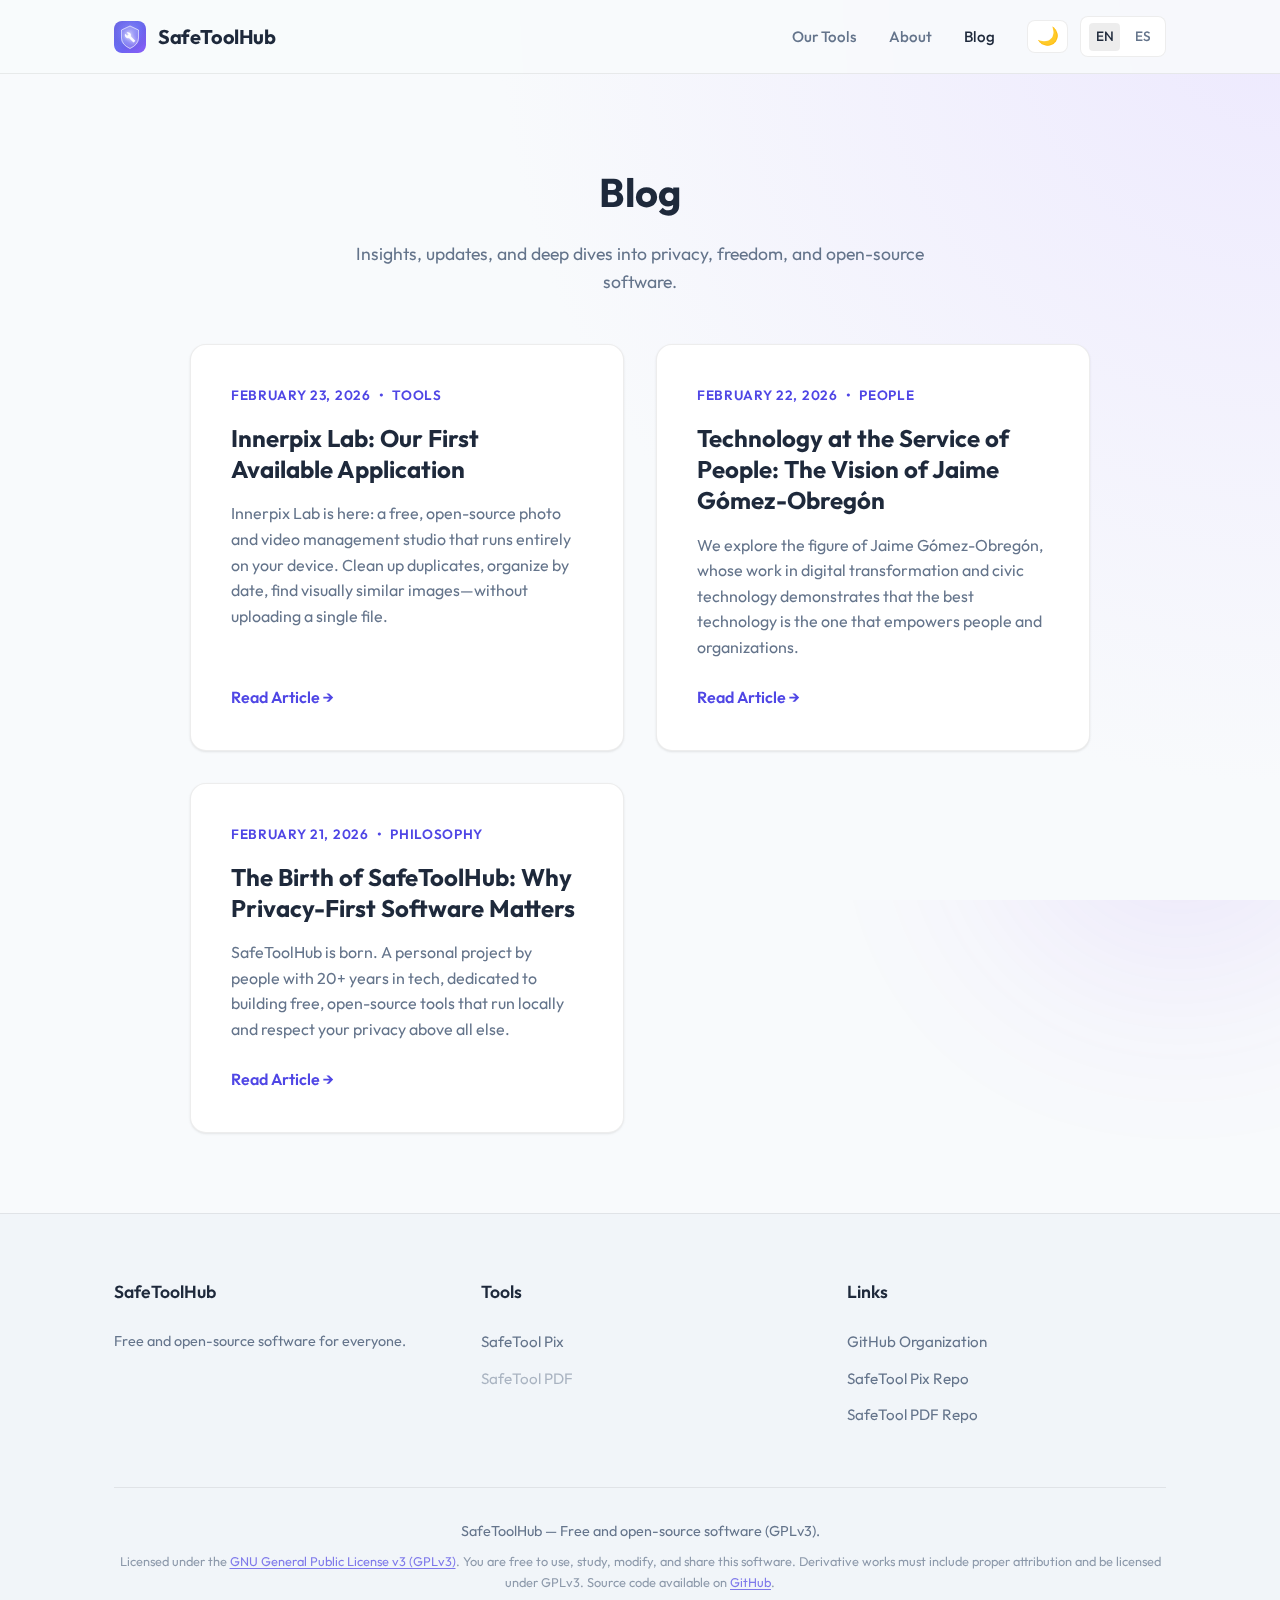
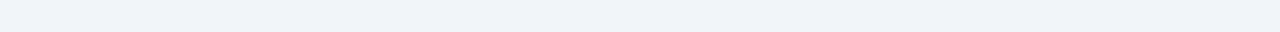
<file: blog.html>
<!DOCTYPE html>
<html lang="en">

<head>
  <meta charset="utf-8">
  <meta name="viewport" content="width=device-width, initial-scale=1">
  <title>Blog — SafeToolHub</title>
  <meta name="description"
    content="SafeToolHub Blog — Privacy, freedom, open-source software, and local-first philosophy.">
  <meta name="author" content="SafeToolHub">
  <link rel="icon" type="image/svg+xml" href="assets/img/safetoolhub-icon.svg">
  <link rel="stylesheet" href="assets/css/style.css">

  <!-- Instant theme application (prevents flash) -->
  <script>
    (function () {
      var t = localStorage.getItem('sth-theme');
      if (!t) { t = window.matchMedia('(prefers-color-scheme: dark)').matches ? 'dark' : 'light'; }
      document.documentElement.setAttribute('data-theme', t);
    })();
  </script>
</head>

<body>

  <!-- Navigation -->
  <nav id="nav">
    <div class="nav-inner">
      <a href="index.html" class="nav-logo">
        <img src="assets/img/safetoolhub-icon.svg" alt="SafeToolHub" class="nav-logo-img">
        <span>SafeToolHub</span>
      </a>
      <div class="nav-links">
        <a href="index.html#tools" data-i18n="nav-tools">Our Tools</a>
        <a href="index.html#about" data-i18n="nav-about">About</a>
        <a href="blog.html" class="active" data-i18n="nav-blog">Blog</a>
        <div class="nav-controls">
          <button id="theme-toggle" class="theme-toggle" aria-label="Toggle theme">🌙</button>
          <div class="lang-switch">
            <a href="#" data-switch-lang="en">EN</a>
            <a href="#" data-switch-lang="es">ES</a>
          </div>
        </div>
      </div>
    </div>
  </nav>

  <!-- Blog Listing -->
  <main class="blog-listing">
    <div class="container">
      <div class="section-header">
        <h2 data-i18n="blog-listing-title">Blog</h2>
        <p data-i18n="blog-listing-desc">Insights, updates, and deep dives into privacy, freedom, and open-source
          software.</p>
      </div>
      <div class="blog-grid blog-cards-container" data-posts-path="posts/">
        <!-- Blog cards rendered dynamically from posts/posts.js -->
      </div>
    </div>
  </main>

  <!-- Footer -->
  <footer>
    <div class="container">
      <div class="footer-content">
        <div class="footer-col">
          <h4>SafeToolHub</h4>
          <p data-i18n="footer-main-desc">Free and open-source software for everyone.</p>
        </div>
        <div class="footer-col">
          <h4 data-i18n="footer-tools-title">Tools</h4>
          <a href="index.html#tools" data-i18n="tools-i-title">SafeTool Pix</a>
          <a href="index.html#tools" data-i18n="tools-p-title" style="opacity: 0.5;">SafeTool PDF</a>
        </div>
        <div class="footer-col">
          <h4 data-i18n="footer-links-title">Links</h4>
          <a href="https://github.com/safetoolhub" data-i18n="footer-links-org">GitHub Organization</a>
          <a href="https://github.com/safetoolhub/safetool-pix" data-i18n="footer-links-safetoolpix">SafeTool Pix Repo</a>
          <a href="https://github.com/safetoolhub/SafeToolPDF" data-i18n="footer-links-safetoolpdf">SafeTool PDF Repo</a>
        </div>
      </div>
      <div class="footer-bottom">
        <p data-i18n="footer-rights">SafeToolHub — Free and open-source software (GPLv3).</p>
        <p class="license-info" data-i18n="footer-license" data-i18n-html>
          Licensed under the <a href="https://www.gnu.org/licenses/gpl-3.0.html" target="_blank">GNU General Public
            License v3 (GPLv3)</a>. You are free to use, study, modify, and share this software.
          Source code available on <a href="https://github.com/safetoolhub" target="_blank">GitHub</a>.
        </p>
      </div>
    </div>
  </footer>

  <script src="posts/posts.js"></script>
  <script src="assets/js/i18n.js"></script>
</body>

</html>
</file>
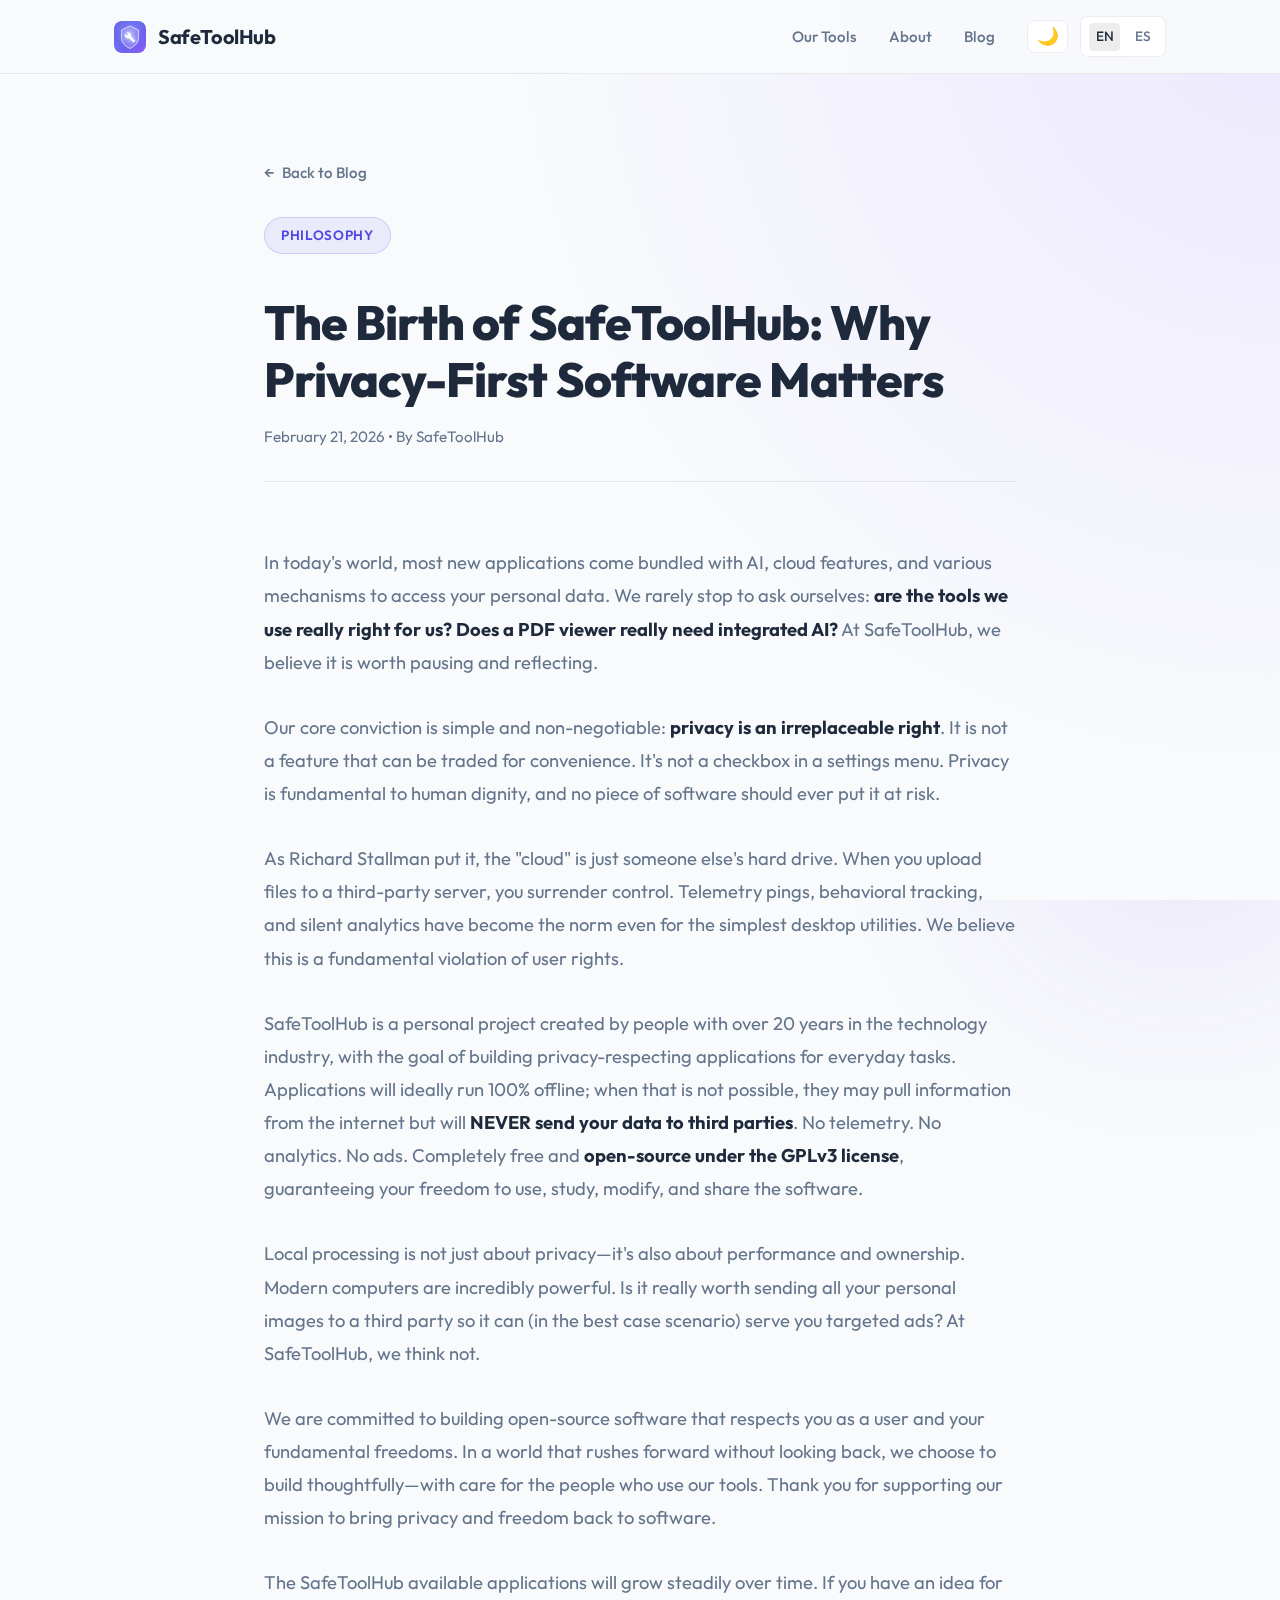
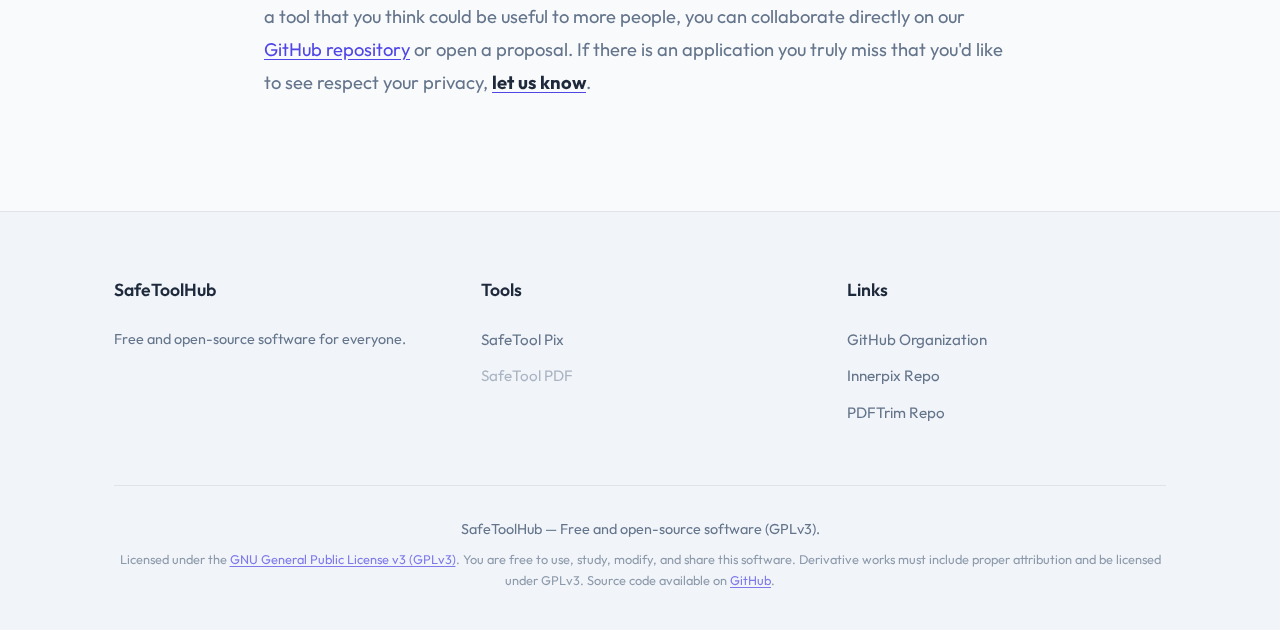
<file: posts/001-why-local-processing-matters.html>
<!DOCTYPE html>
<html lang="en">

<head>
  <meta charset="utf-8">
  <meta name="viewport" content="width=device-width, initial-scale=1">
  <title>The Birth of SafeToolHub: Why Privacy-First Software Matters — SafeToolHub Blog</title>
  <meta name="description"
    content="SafeToolHub is born. A personal project dedicated to creating free, open-source tools that run locally and respect your privacy above all else.">
  <meta name="author" content="SafeToolHub">
  <link rel="icon" type="image/svg+xml" href="../assets/img/safetoolhub-icon.svg">
  <link rel="stylesheet" href="../assets/css/style.css">

  <script>
    (function () {
      var t = localStorage.getItem('sth-theme');
      if (!t) { t = window.matchMedia('(prefers-color-scheme: dark)').matches ? 'dark' : 'light'; }
      document.documentElement.setAttribute('data-theme', t);
    })();
  </script>
</head>

<body>

  <!-- Navigation -->
  <nav id="nav">
    <div class="nav-inner">
      <a href="../index.html" class="nav-logo">
        <img src="../assets/img/safetoolhub-icon.svg" alt="SafeToolHub" class="nav-logo-img">
        <span>SafeToolHub</span>
      </a>
      <div class="nav-links">
        <a href="../index.html#tools" data-i18n="nav-tools">Our Tools</a>
        <a href="../index.html#about" data-i18n="nav-about">About</a>
        <a href="../blog.html" data-i18n="nav-blog">Blog</a>
        <div class="nav-controls">
          <button id="theme-toggle" class="theme-toggle" aria-label="Toggle theme">🌙</button>
          <div class="lang-switch">
            <a href="#" data-switch-lang="en">EN</a>
            <a href="#" data-switch-lang="es">ES</a>
          </div>
        </div>
      </div>
    </div>
  </nav>

  <!-- Blog Article -->
  <main class="post-reader">
    <div class="container container-sm">
      <a href="../blog.html" class="back-link">&larr; <span data-i18n="post-back">Back to Blog</span></a>

      <header class="post-header">
        <div class="post-tags">
          <span class="badge" data-lang="en">Philosophy</span>
          <span class="badge" data-lang="es">Filosofía</span>
        </div>
        <h1 data-lang="en">The Birth of SafeToolHub: Why Privacy-First Software Matters</h1>
        <h1 data-lang="es">Nacimiento de SafeToolHub: por qué el procesamiento local y la privacidad importan</h1>
        <div class="post-meta">
          <span data-lang="en">February 21, 2026 &bull; By SafeToolHub</span>
          <span data-lang="es">21 de febrero de 2026 &bull; Por SafeToolHub</span>
        </div>
      </header>

      <article class="post-content">

        <!-- ═══════════ ENGLISH ═══════════ -->
        <div data-lang="en">
          <p>In today's world, most new applications come bundled with AI, cloud features, and various mechanisms to
            access your personal data. We rarely stop to ask ourselves: <strong>are the tools we use really right for
              us? Does a PDF viewer really need integrated AI?</strong> At SafeToolHub, we believe it is worth pausing
            and
            reflecting.</p>

          <p>Our core conviction is simple and non-negotiable: <strong>privacy is an irreplaceable right</strong>. It is
            not a feature that can be traded for convenience. It's not a checkbox in a settings menu. Privacy is
            fundamental to human dignity, and no piece of software should ever put it at risk.</p>

          <p>As Richard Stallman put it, the "cloud" is just someone else's hard drive. When you upload files to a
            third-party server, you surrender control. Telemetry pings, behavioral tracking, and silent analytics have
            become the norm even for the simplest desktop utilities. We believe this is a fundamental violation of user
            rights.</p>

          <p>SafeToolHub is a personal project created by people with over 20 years in the technology industry, with the
            goal of building privacy-respecting applications for everyday tasks. Applications will ideally run 100%
            offline; when that is not possible, they may pull information from the internet but will
            <strong>NEVER send your data to third parties</strong>. No telemetry. No analytics. No ads. Completely free
            and <strong>open-source under the GPLv3 license</strong>, guaranteeing your freedom to use, study, modify,
            and share the software.
          </p>

          <p>Local processing is not just about privacy—it's also about performance and ownership. Modern computers are
            incredibly powerful. Is it really worth sending all your personal images to a third party so it can (in the
            best case scenario) serve you targeted ads? At SafeToolHub, we think not.</p>

          <p>We are committed to building open-source software that respects you as a user and your fundamental
            freedoms. In a world that rushes forward without looking back, we choose to build thoughtfully—with care for
            the people who use our tools. Thank you for supporting our mission to bring privacy and freedom back to
            software.</p>

          <p>The SafeToolHub available applications will grow steadily over time. If you have an idea for a tool that
            you
            think could be useful to more people, you can collaborate directly on our
            <a href="https://github.com/safetoolhub" target="_blank" rel="noopener">GitHub repository</a> or open a
            proposal. If there is an application you truly miss that you'd like to see respect your privacy,
            <a href="mailto:safetoolhub@protonmail.com"><strong>let us know</strong></a>.
          </p>
        </div>

        <!-- ═══════════ ESPAÑOL ═══════════ -->
        <div data-lang="es">
          <p>En el mundo actual, todo avanza a una velocidad vertiginosa. Cada día aparecen nuevas aplicaciones que
            prometen resolver nuestros problemas. La mayoría de ellas incorporan IA, sincronización en la nube y
            diferentes formas
            de acceder a tus datos personales. Rara vez
            nos detenemos a preguntarnos: <strong>¿las herramientas que usamos son realmente las más adecuadas para
              nosotros? ¿Realmente hace falta que un visor de PDF tenga IA integrada? </strong>
            En SafeToolHub, creemos que merece la pena parar y reflexionar.</p>

          <p>Nuestra convicción fundamental es sencilla e innegociable: <strong>la privacidad es un derecho
              insustituible</strong>. No es una característica que se pueda intercambiar por comodidad. No es una
            casilla
            en un menú de ajustes. La privacidad es fundamental para la dignidad humana, y ningún software debería
            ponerla en peligro jamás.</p>

          <p>En palabras de Richard Stallman, la "nube" no es más que el disco duro de otra persona. Cuando subes
            archivos a un servidor
            de terceros, renuncias al control. Los pings de telemetría, el seguimiento de comportamiento y los análisis
            silenciosos se han convertido en la norma incluso para las utilidades de escritorio más simples. Creemos que
            esto es una violación fundamental de los derechos del usuario.</p>

          <p>SafeToolHub es un proyecto personal creado por personas con más de 20 años en la industria tecnológica y
            cuyo objetivo
            es crear aplicaciones propias respetuosas con la privacidad para resolver tareas cotidianas. Las
            aplicaciones idealmente
            se ejecutarán 100% offline, pero si no es posible, sólo recogerá información de Internet, NUNCA enviará
            información
            a terceros. No hay telemetría. No hay analíticas. Sin anuncios. Completamente gratis y
            <strong>de código abierto bajo la licencia GPLv3</strong>, garantizando tu libertad para usar, estudiar,
            modificar y compartir el software.
          </p>

          <p>El procesamiento local no se trata solo de privacidad—se trata también de rendimiento y propiedad. Los
            ordenadores modernos son increíblemente potentes. ¿Tiene sentido enviar todas tus imágenes personales a un
            tercero para que pueda (en el "mejor" de los casos) enviarte publicidad dirigida?
            En SafeToolHub creemos que no.</p>

          <p>Estamos comprometidos a crear software de código abierto que te respete como usuario y respete tus
            libertades fundamentales. En un mundo que avanza deprisa sin mirar atrás, nosotros elegimos construir con
            cuidado, pensando en las personas que usan nuestras herramientas. Gracias por apoyar nuestra misión de
            devolver la privacidad y la libertad al software.</p>

          <p>Las aplicaciones disponibles en SafeToolHub irán creciendo poco a poco. Si tienes alguna idea de
            herramienta
            que crees que podría ser útil para más personas, puedes colaborar directamente en nuestro repositorio de
            <a href="https://github.com/safetoolhub" target="_blank" rel="noopener">GitHub</a> o abrir una propuesta.
            Si hay una aplicación que realmente eches de menos y quieres que respete tu privacidad, <a
              href="mailto:safetoolhub@protonmail.com"><strong>cuéntanoslo</strong></a>.
          </p>
        </div>

      </article>
    </div>
  </main>

  <!-- Footer -->
  <footer>
    <div class="container">
      <div class="footer-content">
        <div class="footer-col">
          <h4>SafeToolHub</h4>
          <p data-i18n="footer-main-desc">Free and open-source software for everyone.</p>
        </div>
        <div class="footer-col">
          <h4 data-i18n="footer-tools-title">Tools</h4>
          <a href="../index.html#tools" data-i18n="tools-i-title">Innerpix Lab</a>
          <a href="../index.html#tools" data-i18n="tools-p-title" style="opacity: 0.5;">PDFTrim</a>
        </div>
        <div class="footer-col">
          <h4 data-i18n="footer-links-title">Links</h4>
          <a href="https://github.com/safetoolhub" data-i18n="footer-links-org">GitHub Organization</a>
          <a href="https://github.com/safetoolhub/innerpix-lab" data-i18n="footer-links-innerpix">Innerpix Repo</a>
          <a href="https://github.com/safetoolhub/PDFTrim" data-i18n="footer-links-pdftrim">PDFTrim Repo</a>
        </div>
      </div>
      <div class="footer-bottom">
        <p data-i18n="footer-rights">SafeToolHub — Free and open-source software (GPLv3).</p>
        <p class="license-info" data-i18n="footer-license" data-i18n-html>
          Licensed under the <a href="https://www.gnu.org/licenses/gpl-3.0.html" target="_blank">GNU General Public
            License v3 (GPLv3)</a>. You are free to use, study, modify, and share this software.
          Source code available on <a href="https://github.com/safetoolhub" target="_blank">GitHub</a>.
        </p>
      </div>
    </div>
  </footer>

  <script src="../assets/js/i18n.js"></script>
</body>

</html>
</file>
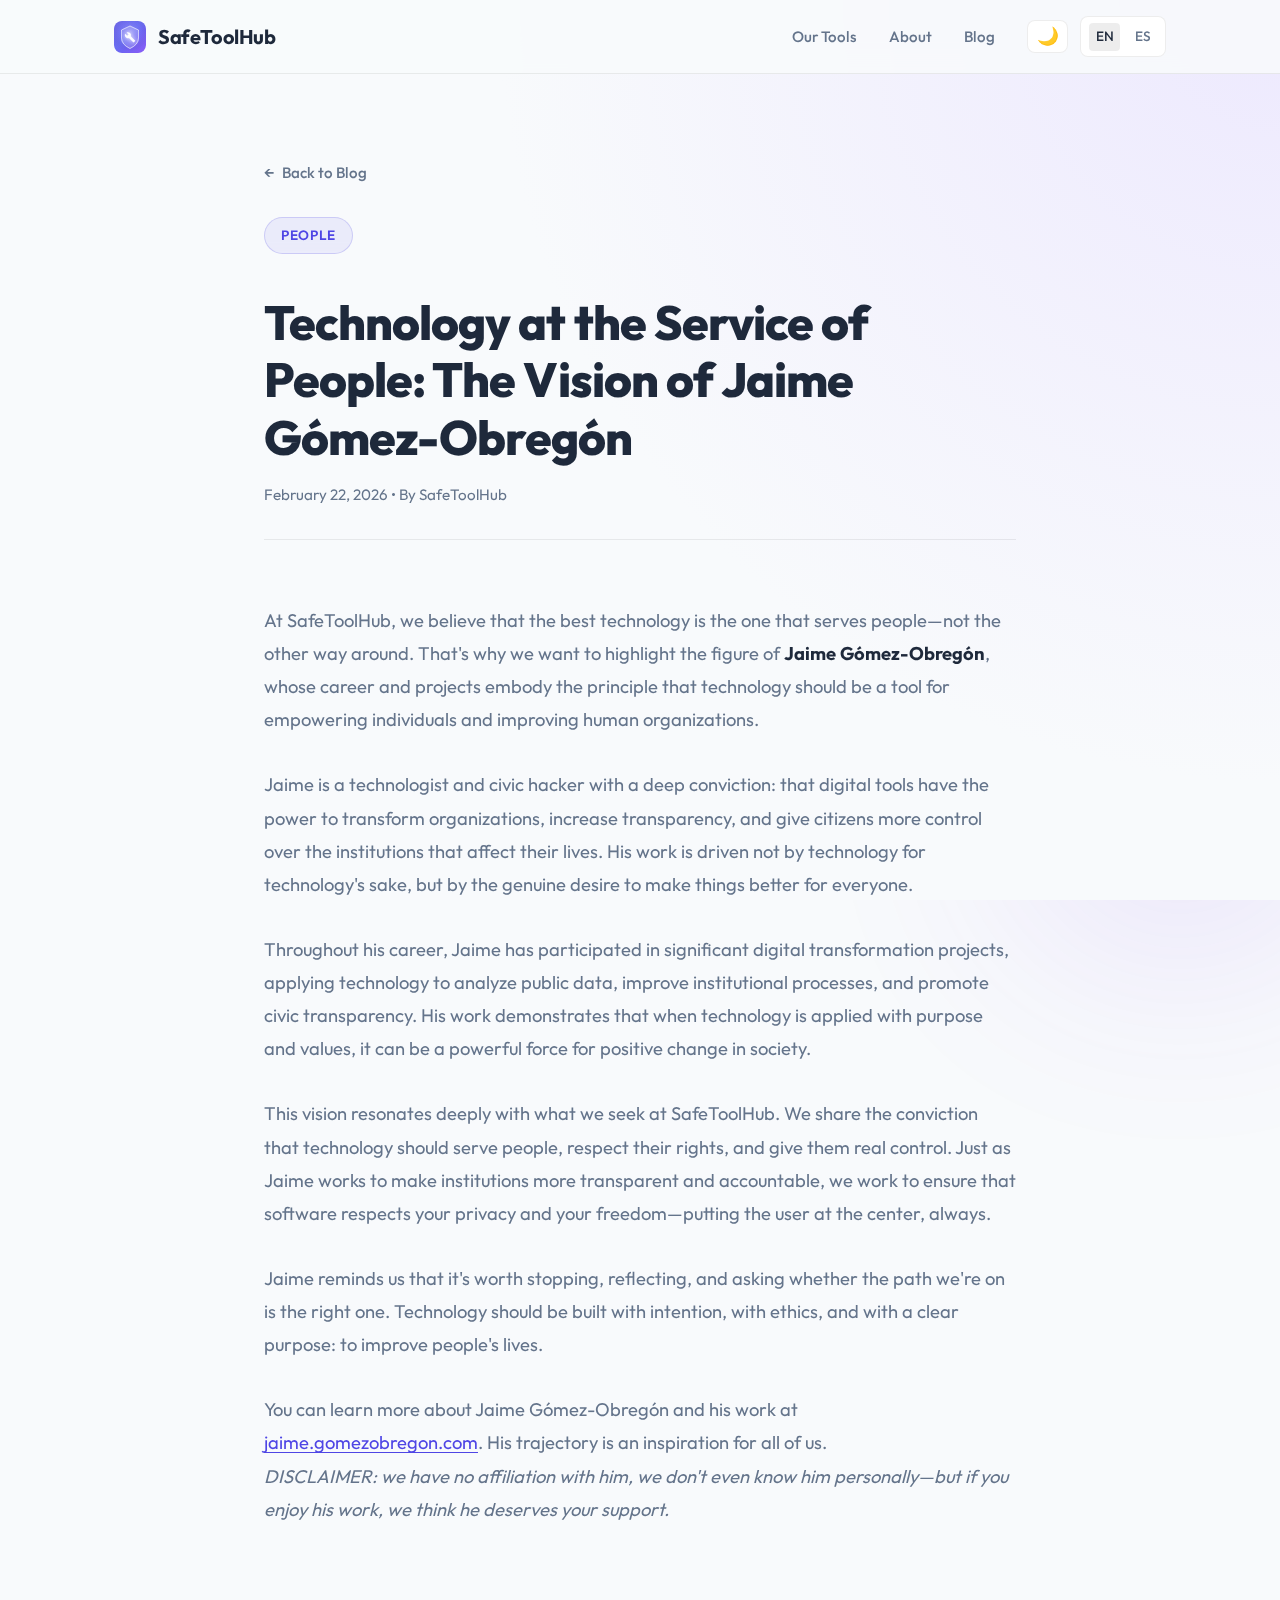
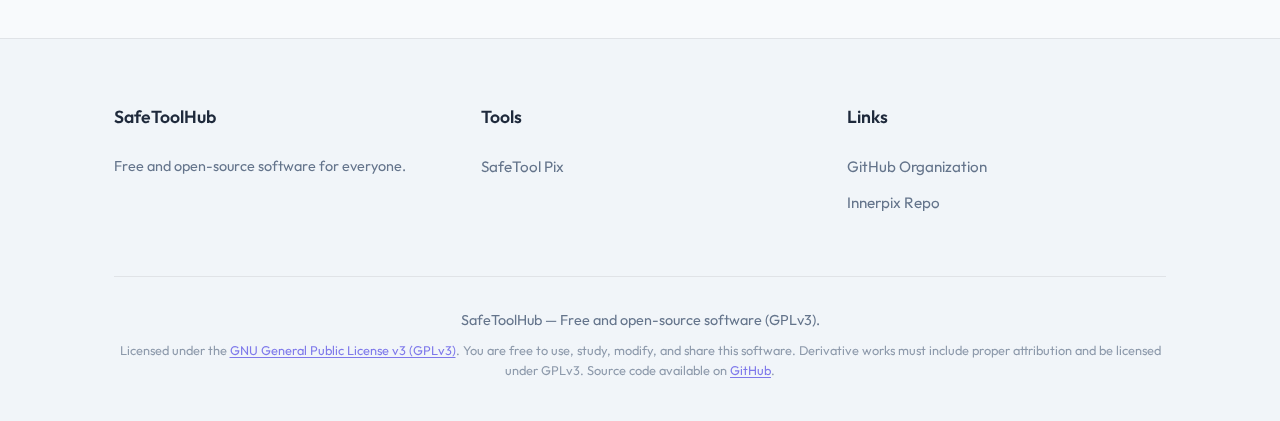
<file: posts/002-jaime-gomez-obregon.html>
<!DOCTYPE html>
<html lang="en">

<head>
  <meta charset="utf-8">
  <meta name="viewport" content="width=device-width, initial-scale=1">
  <title>Technology at the Service of People — SafeToolHub Blog</title>
  <meta name="description"
    content="Exploring the vision of Jaime Gómez-Obregón and his commitment to applying technology for improving human organizations.">
  <meta name="author" content="SafeToolHub">
  <link rel="icon" type="image/svg+xml" href="../assets/img/safetoolhub-icon.svg">
  <link rel="stylesheet" href="../assets/css/style.css">

  <script>
    (function () {
      var t = localStorage.getItem('sth-theme');
      if (!t) { t = window.matchMedia('(prefers-color-scheme: dark)').matches ? 'dark' : 'light'; }
      document.documentElement.setAttribute('data-theme', t);
    })();
  </script>
</head>

<body>

  <!-- Navigation -->
  <nav id="nav">
    <div class="nav-inner">
      <a href="../index.html" class="nav-logo">
        <img src="../assets/img/safetoolhub-icon.svg" alt="SafeToolHub" class="nav-logo-img">
        <span>SafeToolHub</span>
      </a>
      <div class="nav-links">
        <a href="../index.html#tools" data-i18n="nav-tools">Our Tools</a>
        <a href="../index.html#about" data-i18n="nav-about">About</a>
        <a href="../blog.html" data-i18n="nav-blog">Blog</a>
        <div class="nav-controls">
          <button id="theme-toggle" class="theme-toggle" aria-label="Toggle theme">🌙</button>
          <div class="lang-switch">
            <a href="#" data-switch-lang="en">EN</a>
            <a href="#" data-switch-lang="es">ES</a>
          </div>
        </div>
      </div>
    </div>
  </nav>

  <!-- Blog Article -->
  <main class="post-reader">
    <div class="container container-sm">
      <a href="../blog.html" class="back-link">&larr; <span data-i18n="post-back">Back to Blog</span></a>

      <header class="post-header">
        <div class="post-tags">
          <span class="badge" data-lang="en">People</span>
          <span class="badge" data-lang="es">Personas</span>
        </div>
        <h1 data-lang="en">Technology at the Service of People: The Vision of Jaime Gómez-Obregón</h1>
        <h1 data-lang="es">La tecnología al servicio de las personas: la visión de Jaime Gómez-Obregón</h1>
        <div class="post-meta">
          <span data-lang="en">February 22, 2026 &bull; By SafeToolHub</span>
          <span data-lang="es">22 de febrero de 2026 &bull; Por SafeToolHub</span>
        </div>
      </header>

      <article class="post-content">

        <!-- ═══════════ ENGLISH ═══════════ -->
        <div data-lang="en">
          <p>At SafeToolHub, we believe that the best technology is the one that serves people—not the other way around.
            That's why we want to highlight the figure of <strong>Jaime Gómez-Obregón</strong>, whose career and
            projects embody the principle that technology should be a tool for empowering individuals and improving human
            organizations.</p>

          <p>Jaime is a technologist and civic hacker with a deep conviction: that digital tools have the power to
            transform organizations, increase transparency, and give citizens more control over the institutions that
            affect their lives. His work is driven not by technology for technology's sake, but by the genuine desire to
            make things better for everyone.</p>

          <p>Throughout his career, Jaime has participated in significant digital transformation projects, applying
            technology to analyze public data, improve institutional processes, and promote civic transparency. His work
            demonstrates that when technology is applied with purpose and values, it can be a powerful force for positive
            change in society.</p>

          <p>This vision resonates deeply with what we seek at SafeToolHub. We share the conviction that technology
            should serve people, respect their rights, and give them real control. Just as Jaime works to make
            institutions more transparent and accountable, we work to ensure that software respects your privacy and
            your freedom—putting the user at the center, always.</p>

          <p>Jaime reminds us that it's worth stopping, reflecting, and asking whether the path we're on is
            the right one. Technology should be built with intention, with ethics, and with a clear purpose: to improve
            people's lives.</p>

          <p>You can learn more about Jaime Gómez-Obregón and his work at
            <a href="https://jaime.gomezobregon.com/" target="_blank" rel="noopener">jaime.gomezobregon.com</a>. His
            trajectory is an inspiration for all of us. <br><em>DISCLAIMER: we have no affiliation with him, we don't even
            know him personally—but if you enjoy his work, we think he deserves your support.</em></p>
        </div>

        <!-- ═══════════ ESPAÑOL ═══════════ -->
        <div data-lang="es">
          <p>En SafeToolHub creemos que la mejor tecnología es la que sirve a las personas, y no al revés. Por eso
            queremos destacar la figura de <strong>Jaime Gómez-Obregón</strong>, cuya trayectoria y 
            proyectos encarnan el principio de que la tecnología debe ser una herramienta para ayudar a las personas y 
            mejorar las organizaciones humanas.</p>

          <p>Jaime es un tecnólogo y hacker cívico con una convicción profunda: que las herramientas digitales tienen
            el poder de transformar las organizaciones, aumentar la transparencia y dar a los ciudadanos más control
            sobre las instituciones que afectan a sus vidas. Su trabajo no está impulsado por la tecnología por la
            tecnología en sí, sino por el deseo genuino de mejorar las cosas para todos. </p>

          <p>A lo largo de su carrera, Jaime ha participado en proyectos relevantes de transformación digital, aplicando
            la tecnología para analizar datos públicos, mejorar los procesos institucionales y promover la transparencia
            cívica. Su trabajo demuestra que cuando la tecnología se aplica con propósito y valores, puede ser una
            fuerza poderosa de cambio positivo en la sociedad.</p>

          <p>Esta visión conecta profundamente con lo que buscamos en SafeToolHub. Compartimos la convicción de que la
            tecnología debe servir a las personas, respetar sus derechos y darles un control real. Así como Jaime
            trabaja para hacer las instituciones más transparentes y responsables, nosotros trabajamos para que el
            software respete tu privacidad y tu libertad, poniendo siempre al usuario en el centro.</p>

          <p>Jaime nos recuerda que merece la pena detenerse, reflexionar y preguntarse si el camino que
            seguimos es el correcto. La tecnología debe construirse con intención, con ética y con un propósito claro:
            mejorar la vida de las personas.</p>

          <p>Puedes conocer más sobre Jaime Gómez-Obregón y su trabajo en
            <a href="https://jaime.gomezobregon.com/" target="_blank" rel="noopener">jaime.gomezobregon.com</a>. Su
            trayectoria es una inspiración para todos.
            <br><em>DISCLAIMER: no tenemos afiliación con él, ni siquiera le conocemos en persona, pero si te gusta su
            trabajo creemos que merece la pena apoyarle.</em></p>
        </div>

      </article>
    </div>
  </main>

  <!-- Footer -->
  <footer>
    <div class="container">
      <div class="footer-content">
        <div class="footer-col">
          <h4>SafeToolHub</h4>
          <p data-i18n="footer-main-desc">Free and open-source software for everyone.</p>
        </div>
        <div class="footer-col">
          <h4 data-i18n="footer-tools-title">Tools</h4>
          <a href="../index.html#tools" data-i18n="tools-i-title">Innerpix Lab</a>
        </div>
        <div class="footer-col">
          <h4 data-i18n="footer-links-title">Links</h4>
          <a href="https://github.com/safetoolhub" data-i18n="footer-links-org">GitHub Organization</a>
          <a href="https://github.com/safetoolhub/innerpix-lab" data-i18n="footer-links-repo">Innerpix Repo</a>
        </div>
      </div>
      <div class="footer-bottom">
        <p data-i18n="footer-rights">SafeToolHub — Free and open-source software (GPLv3).</p>
        <p class="license-info" data-i18n="footer-license" data-i18n-html>
          Licensed under the <a href="https://www.gnu.org/licenses/gpl-3.0.html" target="_blank">GNU General Public
            License v3 (GPLv3)</a>. You are free to use, study, modify, and share this software.
          Source code available on <a href="https://github.com/safetoolhub" target="_blank">GitHub</a>.
        </p>
      </div>
    </div>
  </footer>

  <script src="../assets/js/i18n.js"></script>
</body>

</html>
</file>
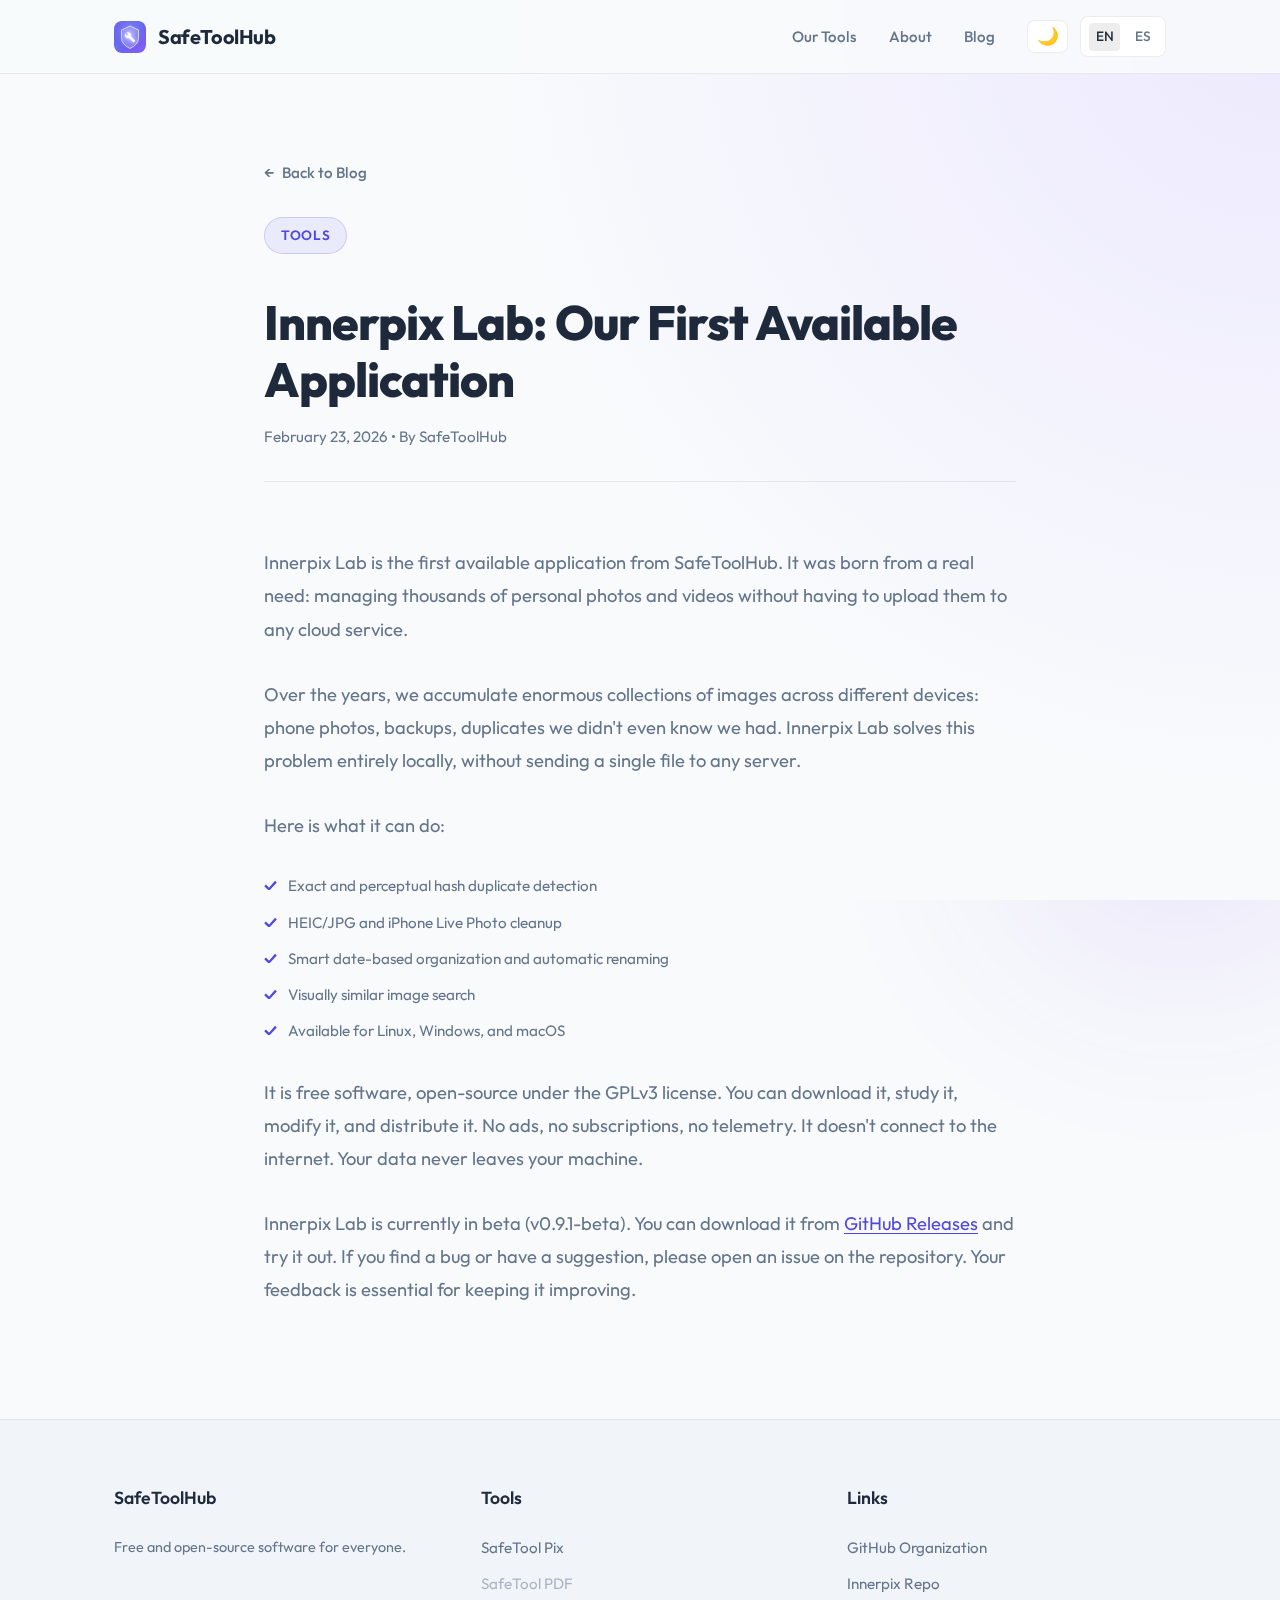
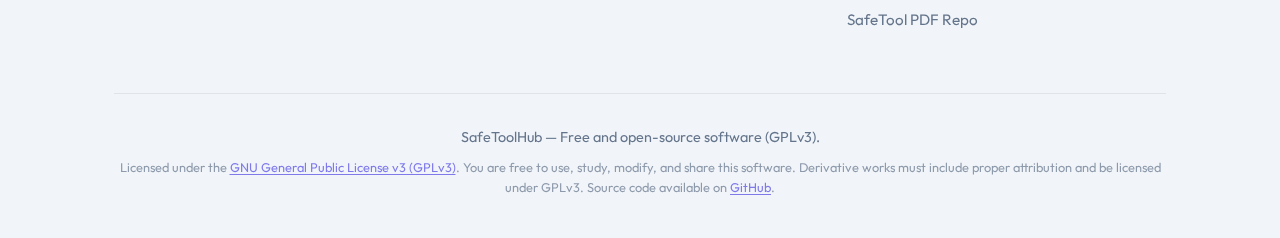
<file: posts/003-innerpix-lab.html>
<!DOCTYPE html>
<html lang="en">

<head>
  <meta charset="utf-8">
  <meta name="viewport" content="width=device-width, initial-scale=1">
  <title>Innerpix Lab: Our First Available Application — SafeToolHub Blog</title>
  <meta name="description"
    content="Innerpix Lab is here: a free, open-source photo and video management studio that runs entirely on your device. No uploads, no cloud, no telemetry.">
  <meta name="author" content="SafeToolHub">
  <link rel="icon" type="image/svg+xml" href="../assets/img/safetoolhub-icon.svg">
  <link rel="stylesheet" href="../assets/css/style.css">

  <script>
    (function () {
      var t = localStorage.getItem('sth-theme');
      if (!t) { t = window.matchMedia('(prefers-color-scheme: dark)').matches ? 'dark' : 'light'; }
      document.documentElement.setAttribute('data-theme', t);
    })();
  </script>
</head>

<body>

  <!-- Navigation -->
  <nav id="nav">
    <div class="nav-inner">
      <a href="../index.html" class="nav-logo">
        <img src="../assets/img/safetoolhub-icon.svg" alt="SafeToolHub" class="nav-logo-img">
        <span>SafeToolHub</span>
      </a>
      <div class="nav-links">
        <a href="../index.html#tools" data-i18n="nav-tools">Our Tools</a>
        <a href="../index.html#about" data-i18n="nav-about">About</a>
        <a href="../blog.html" data-i18n="nav-blog">Blog</a>
        <div class="nav-controls">
          <button id="theme-toggle" class="theme-toggle" aria-label="Toggle theme">🌙</button>
          <div class="lang-switch">
            <a href="#" data-switch-lang="en">EN</a>
            <a href="#" data-switch-lang="es">ES</a>
          </div>
        </div>
      </div>
    </div>
  </nav>

  <!-- Blog Article -->
  <main class="post-reader">
    <div class="container container-sm">
      <a href="../blog.html" class="back-link">&larr; <span data-i18n="post-back">Back to Blog</span></a>

      <header class="post-header">
        <div class="post-tags">
          <span class="badge" data-lang="en">Tools</span>
          <span class="badge" data-lang="es">Herramientas</span>
        </div>
        <h1 data-lang="en">Innerpix Lab: Our First Available Application</h1>
        <h1 data-lang="es">Innerpix Lab: primera aplicación disponible</h1>
        <div class="post-meta">
          <span data-lang="en">February 23, 2026 &bull; By SafeToolHub</span>
          <span data-lang="es">23 de febrero de 2026 &bull; Por SafeToolHub</span>
        </div>
      </header>

      <article class="post-content">

        <!-- ═══════════ ENGLISH ═══════════ -->
        <div data-lang="en">
          <p>Innerpix Lab is the first available application from SafeToolHub. It was born from a real need: managing
            thousands of personal photos and videos without having to upload them to any cloud service.</p>

          <p>Over the years, we accumulate enormous collections of images across different devices: phone photos,
            backups, duplicates we didn't even know we had. Innerpix Lab solves this problem entirely locally, without
            sending a single file to any server.</p>

          <p>Here is what it can do:</p>
          <ul class="features-list" style="margin-bottom: 2rem;">
            <li>Exact and perceptual hash duplicate detection</li>
            <li>HEIC/JPG and iPhone Live Photo cleanup</li>
            <li>Smart date-based organization and automatic renaming</li>
            <li>Visually similar image search</li>
            <li>Available for Linux, Windows, and macOS</li>
          </ul>

          <p>It is free software, open-source under the GPLv3 license. You can download it, study it, modify it, and
            distribute it. No ads, no subscriptions, no telemetry. It doesn't connect to the internet.
            Your data never leaves your machine.</p>

          <p>Innerpix Lab is currently in beta (v0.9.1-beta). You can download it from
            <a href="https://github.com/safetoolhub/innerpix-lab/releases" target="_blank" rel="noopener">GitHub
              Releases</a> and try it out. If you find a bug or have a suggestion, please open an issue on the
            repository. Your feedback is essential for keeping it improving.
          </p>
        </div>

        <!-- ═══════════ ESPAÑOL ═══════════ -->
        <div data-lang="es">
          <p>Innerpix Lab es la primera aplicación disponible de SafeToolHub. Nació de una necesidad real: gestionar
            miles de fotos y vídeos personales sin tener que subirlos a ningún servicio en la nube.</p>

          <p>Con los años acumulamos colecciones enormes de imágenes en distintos dispositivos: fotos del móvil,
            backups, duplicados que ni siquiera sabíamos que teníamos. Innerpix Lab resuelve este problema de forma
            completamente local, sin enviar ni un solo fichero a ningún servidor.</p>

          <p>Esto es lo que puede hacer:</p>
          <ul class="features-list" style="margin-bottom: 2rem;">
            <li>Detección de duplicados exactos y archivos similares</li>
            <li>Limpieza de fotos HEIC/JPG y Live Photos de iPhone</li>
            <li>Organización inteligente por fechas y renombrado automático</li>
            <li>Búsqueda de imágenes visualmente similares</li>
            <li>Disponible para Linux, Windows y macOS</li>
          </ul>

          <p>Es software libre, de código abierto bajo la licencia GPLv3. Puedes descargarlo, estudiarlo, modificarlo y
            distribuirlo. Sin anuncios, sin suscripciones, sin telemetría. No se conecta a Internet.
            Tus datos nunca salen de tu máquina.</p>

          <p>Innerpix Lab se encuentra actualmente en fase beta (v0.9.1-beta). Puedes descargarlo desde
            <a href="https://github.com/safetoolhub/innerpix-lab/releases" target="_blank" rel="noopener">GitHub
              Releases</a> y probarlo. Si encuentras algún bug o tienes alguna sugerencia, abre
            una issue en el repositorio. Tu feedback es esencial para seguir mejorándolo.
          </p>
        </div>

      </article>
    </div>
  </main>

  <!-- Footer -->
  <footer>
    <div class="container">
      <div class="footer-content">
        <div class="footer-col">
          <h4>SafeToolHub</h4>
          <p data-i18n="footer-main-desc">Free and open-source software for everyone.</p>
        </div>
        <div class="footer-col">
          <h4 data-i18n="footer-tools-title">Tools</h4>
          <a href="../index.html#tools" data-i18n="tools-i-title">Innerpix Lab</a>
          <a href="../index.html#tools" data-i18n="tools-p-title" style="opacity: 0.5;">SafeTool PDF</a>
        </div>
        <div class="footer-col">
          <h4 data-i18n="footer-links-title">Links</h4>
          <a href="https://github.com/safetoolhub" data-i18n="footer-links-org">GitHub Organization</a>
          <a href="https://github.com/safetoolhub/innerpix-lab" data-i18n="footer-links-innerpix">Innerpix Repo</a>
          <a href="https://github.com/safetoolhub/SafeToolPDF" data-i18n="footer-links-pdftrim">SafeTool PDF Repo</a>
        </div>
      </div>
      <div class="footer-bottom">
        <p data-i18n="footer-rights">SafeToolHub — Free and open-source software (GPLv3).</p>
        <p class="license-info" data-i18n="footer-license" data-i18n-html>
          Licensed under the <a href="https://www.gnu.org/licenses/gpl-3.0.html" target="_blank">GNU General Public
            License v3 (GPLv3)</a>. You are free to use, study, modify, and share this software.
          Source code available on <a href="https://github.com/safetoolhub" target="_blank">GitHub</a>.
        </p>
      </div>
    </div>
  </footer>

  <script src="../assets/js/i18n.js"></script>
</body>

</html>
</file>
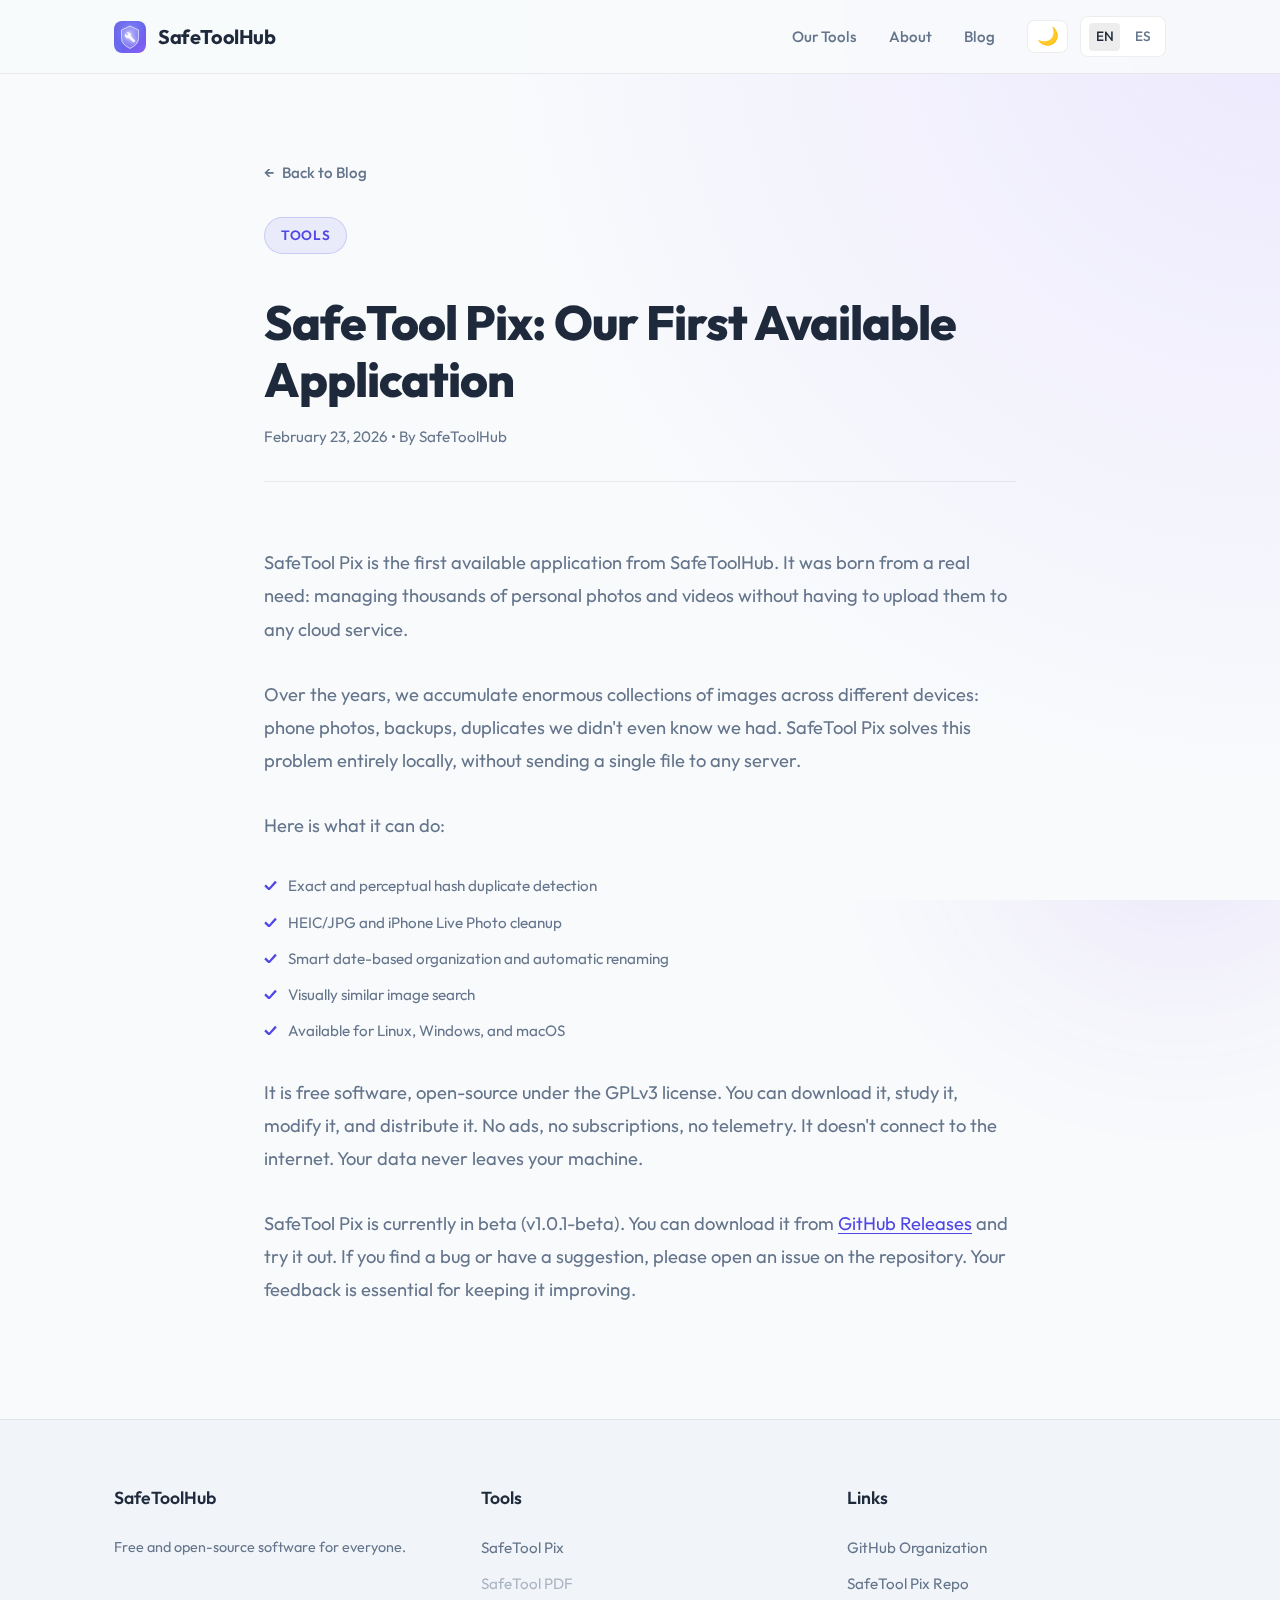
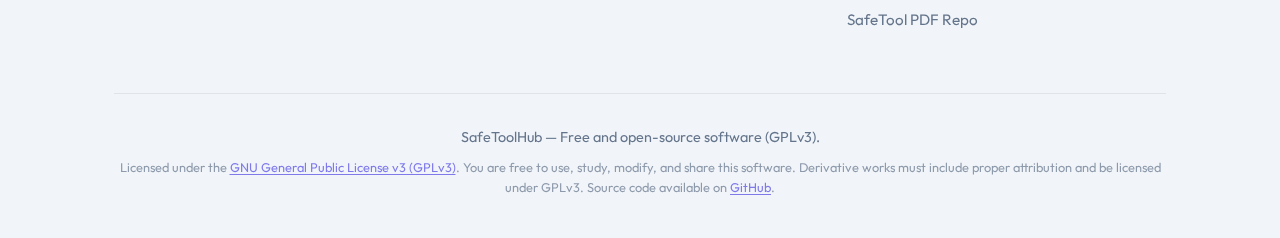
<file: posts/003-safetool-pix.html>
<!DOCTYPE html>
<html lang="en">

<head>
  <meta charset="utf-8">
  <meta name="viewport" content="width=device-width, initial-scale=1">
  <title>SafeTool Pix: Our First Available Application — SafeToolHub Blog</title>
  <meta name="description"
    content="SafeTool Pix is here: a free, open-source photo and video management studio that runs entirely on your device. No uploads, no cloud, no telemetry.">
  <meta name="author" content="SafeToolHub">
  <link rel="icon" type="image/svg+xml" href="../assets/img/safetoolhub-icon.svg">
  <link rel="stylesheet" href="../assets/css/style.css">

  <script>
    (function () {
      var t = localStorage.getItem('sth-theme');
      if (!t) { t = window.matchMedia('(prefers-color-scheme: dark)').matches ? 'dark' : 'light'; }
      document.documentElement.setAttribute('data-theme', t);
    })();
  </script>
</head>

<body>

  <!-- Navigation -->
  <nav id="nav">
    <div class="nav-inner">
      <a href="../index.html" class="nav-logo">
        <img src="../assets/img/safetoolhub-icon.svg" alt="SafeToolHub" class="nav-logo-img">
        <span>SafeToolHub</span>
      </a>
      <div class="nav-links">
        <a href="../index.html#tools" data-i18n="nav-tools">Our Tools</a>
        <a href="../index.html#about" data-i18n="nav-about">About</a>
        <a href="../blog.html" data-i18n="nav-blog">Blog</a>
        <div class="nav-controls">
          <button id="theme-toggle" class="theme-toggle" aria-label="Toggle theme">🌙</button>
          <div class="lang-switch">
            <a href="#" data-switch-lang="en">EN</a>
            <a href="#" data-switch-lang="es">ES</a>
          </div>
        </div>
      </div>
    </div>
  </nav>

  <!-- Blog Article -->
  <main class="post-reader">
    <div class="container container-sm">
      <a href="../blog.html" class="back-link">&larr; <span data-i18n="post-back">Back to Blog</span></a>

      <header class="post-header">
        <div class="post-tags">
          <span class="badge" data-lang="en">Tools</span>
          <span class="badge" data-lang="es">Herramientas</span>
        </div>
        <h1 data-lang="en">SafeTool Pix: Our First Available Application</h1>
        <h1 data-lang="es">SafeTool Pix: primera aplicación disponible</h1>
        <div class="post-meta">
          <span data-lang="en">February 23, 2026 &bull; By SafeToolHub</span>
          <span data-lang="es">23 de febrero de 2026 &bull; Por SafeToolHub</span>
        </div>
      </header>

      <article class="post-content">

        <!-- ═══════════ ENGLISH ═══════════ -->
        <div data-lang="en">
          <p>SafeTool Pix is the first available application from SafeToolHub. It was born from a real need: managing
            thousands of personal photos and videos without having to upload them to any cloud service.</p>

          <p>Over the years, we accumulate enormous collections of images across different devices: phone photos,
            backups, duplicates we didn't even know we had. SafeTool Pix solves this problem entirely locally, without
            sending a single file to any server.</p>

          <p>Here is what it can do:</p>
          <ul class="features-list" style="margin-bottom: 2rem;">
            <li>Exact and perceptual hash duplicate detection</li>
            <li>HEIC/JPG and iPhone Live Photo cleanup</li>
            <li>Smart date-based organization and automatic renaming</li>
            <li>Visually similar image search</li>
            <li>Available for Linux, Windows, and macOS</li>
          </ul>

          <p>It is free software, open-source under the GPLv3 license. You can download it, study it, modify it, and
            distribute it. No ads, no subscriptions, no telemetry. It doesn't connect to the internet.
            Your data never leaves your machine.</p>

          <p>SafeTool Pix is currently in beta (v1.0.1-beta). You can download it from
            <a href="https://github.com/safetoolhub/safetool-pix/releases" target="_blank" rel="noopener">GitHub
              Releases</a> and try it out. If you find a bug or have a suggestion, please open an issue on the
            repository. Your feedback is essential for keeping it improving.
          </p>
        </div>

        <!-- ═══════════ ESPAÑOL ═══════════ -->
        <div data-lang="es">
          <p>SafeTool Pix es la primera aplicación disponible de SafeToolHub. Nació de una necesidad real: gestionar
            miles de fotos y vídeos personales sin tener que subirlos a ningún servicio en la nube.</p>

          <p>Con los años acumulamos colecciones enormes de imágenes en distintos dispositivos: fotos del móvil,
            backups, duplicados que ni siquiera sabíamos que teníamos. SafeTool Pix resuelve este problema de forma
            completamente local, sin enviar ni un solo fichero a ningún servidor.</p>

          <p>Esto es lo que puede hacer:</p>
          <ul class="features-list" style="margin-bottom: 2rem;">
            <li>Detección de duplicados exactos y archivos similares</li>
            <li>Limpieza de fotos HEIC/JPG y Live Photos de iPhone</li>
            <li>Organización inteligente por fechas y renombrado automático</li>
            <li>Búsqueda de imágenes visualmente similares</li>
            <li>Disponible para Linux, Windows y macOS</li>
          </ul>

          <p>Es software libre, de código abierto bajo la licencia GPLv3. Puedes descargarlo, estudiarlo, modificarlo y
            distribuirlo. Sin anuncios, sin suscripciones, sin telemetría. No se conecta a Internet.
            Tus datos nunca salen de tu máquina.</p>

          <p>SafeTool Pix se encuentra actualmente en fase beta (v1.0.1-beta). Puedes descargarlo desde
            <a href="https://github.com/safetoolhub/safetool-pix/releases" target="_blank" rel="noopener">GitHub
              Releases</a> y probarlo. Si encuentras algún bug o tienes alguna sugerencia, abre
            una issue en el repositorio. Tu feedback es esencial para seguir mejorándolo.
          </p>
        </div>

      </article>
    </div>
  </main>

  <!-- Footer -->
  <footer>
    <div class="container">
      <div class="footer-content">
        <div class="footer-col">
          <h4>SafeToolHub</h4>
          <p data-i18n="footer-main-desc">Free and open-source software for everyone.</p>
        </div>
        <div class="footer-col">
          <h4 data-i18n="footer-tools-title">Tools</h4>
          <a href="../index.html#tools" data-i18n="tools-i-title">SafeTool Pix</a>
          <a href="../index.html#tools" data-i18n="tools-p-title" style="opacity: 0.5;">SafeTool PDF</a>
        </div>
        <div class="footer-col">
          <h4 data-i18n="footer-links-title">Links</h4>
          <a href="https://github.com/safetoolhub" data-i18n="footer-links-org">GitHub Organization</a>
          <a href="https://github.com/safetoolhub/safetool-pix" data-i18n="footer-links-safetoolpix">SafeTool Pix Repo</a>
          <a href="https://github.com/safetoolhub/safetool-pdf" data-i18n="footer-links-safetoolpdf">SafeTool PDF Repo</a>
        </div>
      </div>
      <div class="footer-bottom">
        <p data-i18n="footer-rights">SafeToolHub — Free and open-source software (GPLv3).</p>
        <p class="license-info" data-i18n="footer-license" data-i18n-html>
          Licensed under the <a href="https://www.gnu.org/licenses/gpl-3.0.html" target="_blank">GNU General Public
            License v3 (GPLv3)</a>. You are free to use, study, modify, and share this software.
          Source code available on <a href="https://github.com/safetoolhub" target="_blank">GitHub</a>.
        </p>
      </div>
    </div>
  </footer>

  <script src="../assets/js/i18n.js"></script>
</body>

</html>
</file>
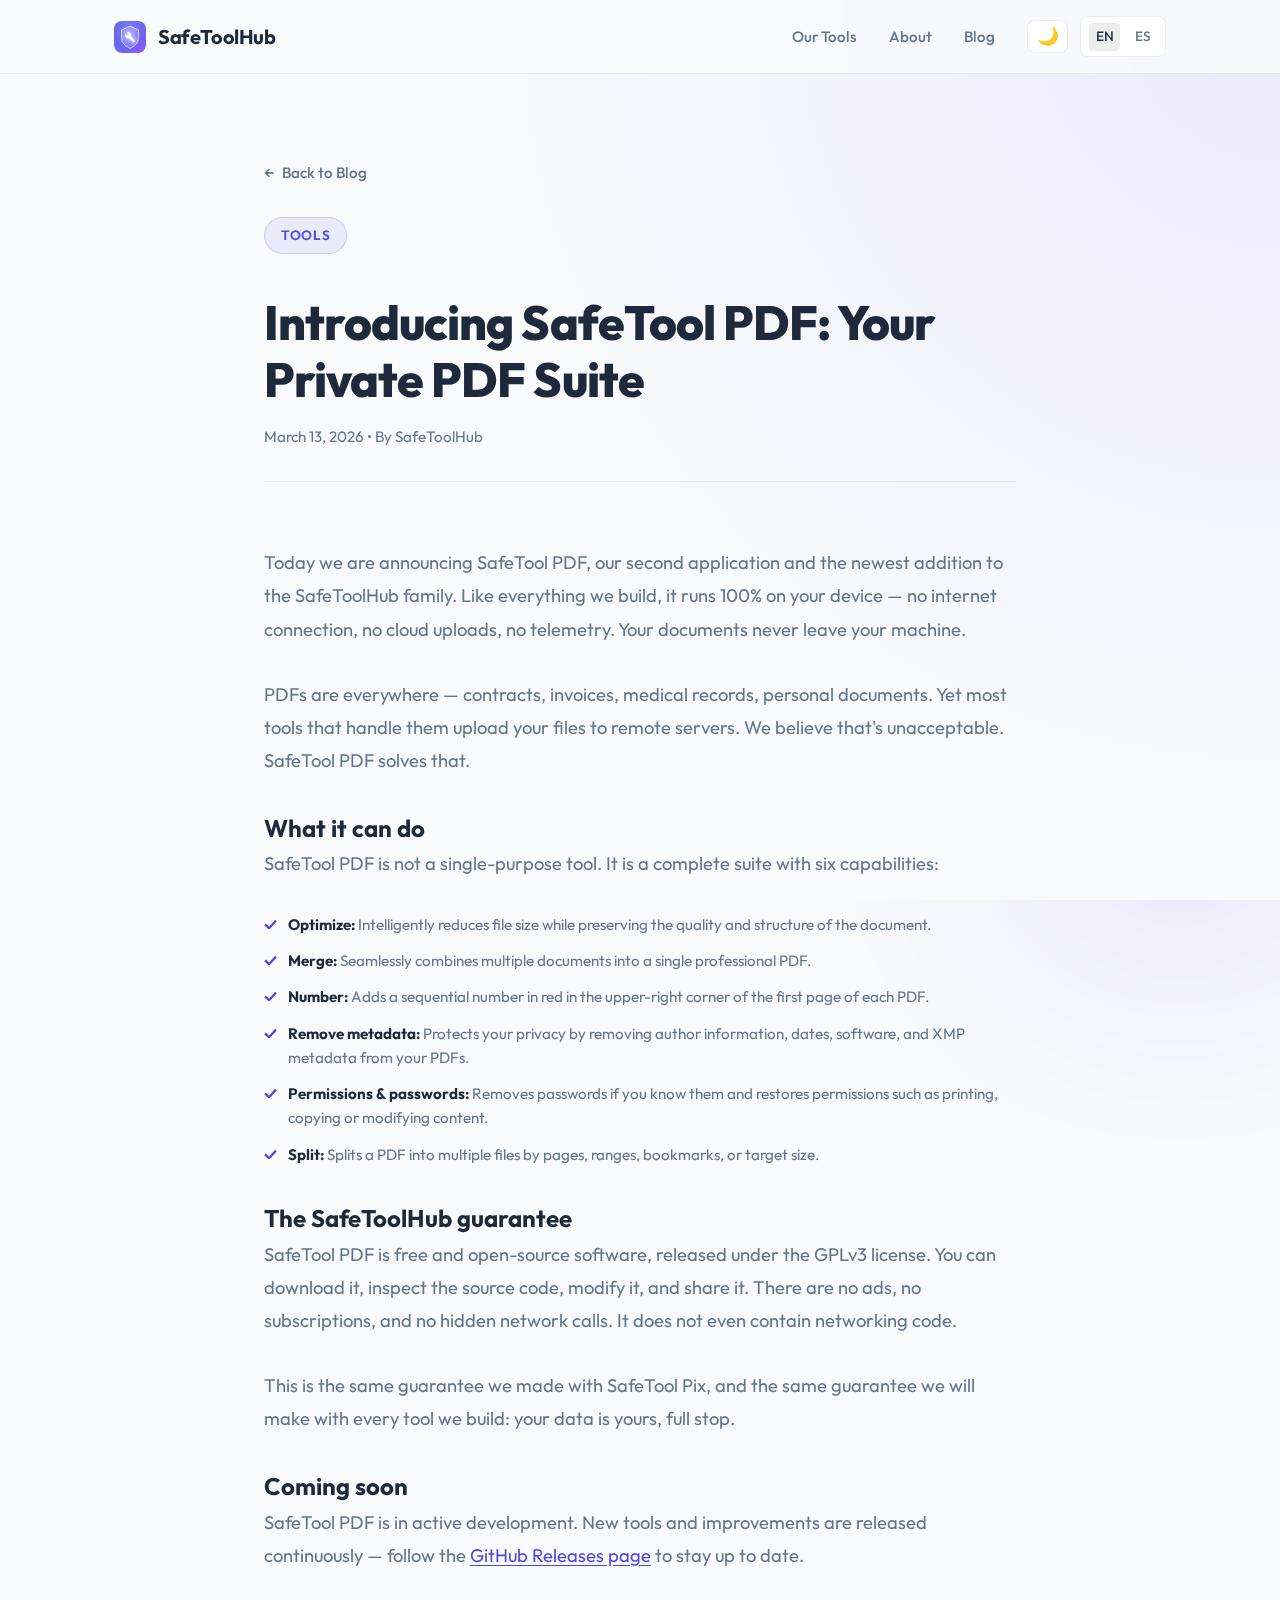
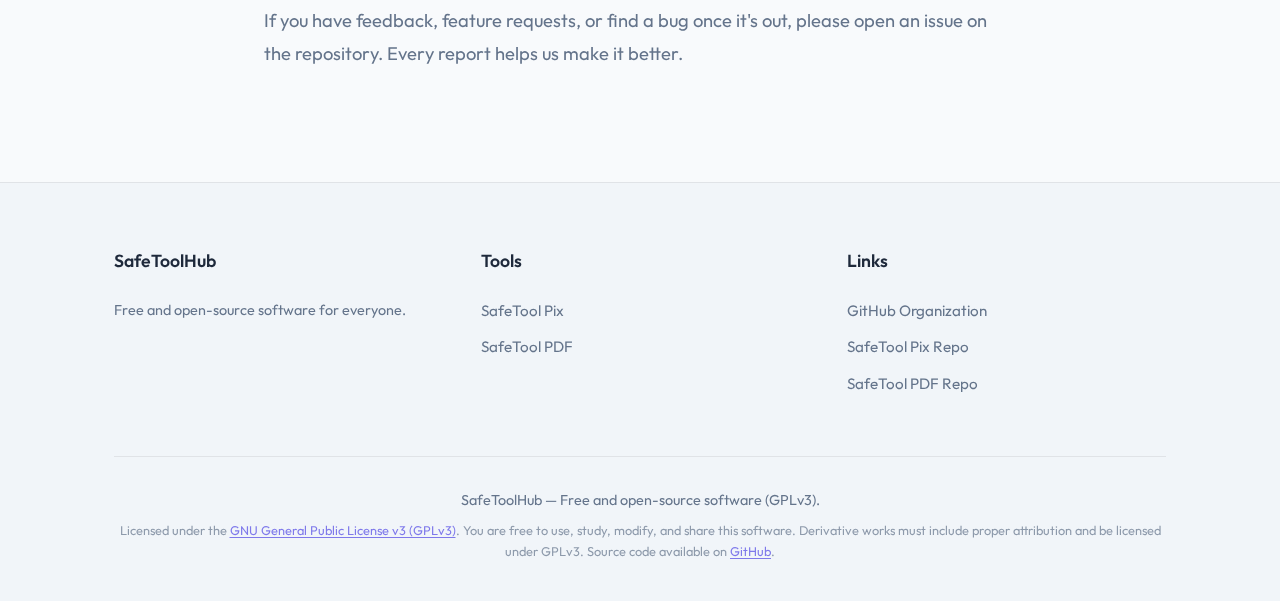
<file: posts/004-safetool-pdf.html>
<!DOCTYPE html>
<html lang="en">

<head>
  <meta charset="utf-8">
  <meta name="viewport" content="width=device-width, initial-scale=1">
  <title>Introducing SafeTool PDF: Your Private PDF Suite — SafeToolHub Blog</title>
  <meta name="description"
    content="SafeTool PDF is here: a free, open-source PDF toolkit that runs entirely on your device. Optimize, merge, strip metadata, and remove passwords — with zero uploads and zero telemetry.">
  <meta name="author" content="SafeToolHub">
  <link rel="icon" type="image/svg+xml" href="../assets/img/safetoolhub-icon.svg">
  <link rel="stylesheet" href="../assets/css/style.css">

  <script>
    (function () {
      var t = localStorage.getItem('sth-theme');
      if (!t) { t = window.matchMedia('(prefers-color-scheme: dark)').matches ? 'dark' : 'light'; }
      document.documentElement.setAttribute('data-theme', t);
    })();
  </script>
</head>

<body>

  <!-- Navigation -->
  <nav id="nav">
    <div class="nav-inner">
      <a href="../index.html" class="nav-logo">
        <img src="../assets/img/safetoolhub-icon.svg" alt="SafeToolHub" class="nav-logo-img">
        <span>SafeToolHub</span>
      </a>
      <div class="nav-links">
        <a href="../index.html#tools" data-i18n="nav-tools">Our Tools</a>
        <a href="../index.html#about" data-i18n="nav-about">About</a>
        <a href="../blog.html" data-i18n="nav-blog">Blog</a>
        <div class="nav-controls">
          <button id="theme-toggle" class="theme-toggle" aria-label="Toggle theme">🌙</button>
          <div class="lang-switch">
            <a href="#" data-switch-lang="en">EN</a>
            <a href="#" data-switch-lang="es">ES</a>
          </div>
        </div>
      </div>
    </div>
  </nav>

  <!-- Blog Article -->
  <main class="post-reader">
    <div class="container container-sm">
      <a href="../blog.html" class="back-link">&larr; <span data-i18n="post-back">Back to Blog</span></a>

      <header class="post-header">
        <div class="post-tags">
          <span class="badge" data-lang="en">Tools</span>
          <span class="badge" data-lang="es">Herramientas</span>
        </div>
        <h1 data-lang="en">Introducing SafeTool PDF: Your Private PDF Suite</h1>
        <h1 data-lang="es">Presentamos SafeTool PDF: tu suite de PDFs privada</h1>
        <div class="post-meta">
          <span data-lang="en">March 13, 2026 &bull; By SafeToolHub</span>
          <span data-lang="es">13 de marzo de 2026 &bull; Por SafeToolHub</span>
        </div>
      </header>

      <article class="post-content">

        <!-- ═══════════ ENGLISH ═══════════ -->
        <div data-lang="en">
          <p>Today we are announcing SafeTool PDF, our second application and the newest addition to the SafeToolHub
            family. Like everything we build, it runs 100% on your device — no internet connection, no cloud uploads,
            no telemetry. Your documents never leave your machine.</p>

          <p>PDFs are everywhere — contracts, invoices, medical records, personal documents. Yet most tools that handle
            them upload your files to remote servers. We believe that's unacceptable. SafeTool PDF solves that.</p>

          <h2>What it can do</h2>

          <p>SafeTool PDF is not a single-purpose tool. It is a complete suite with six capabilities:</p>

          <ul class="features-list" style="margin-bottom: 2rem;">
            <li><strong>Optimize:</strong> Intelligently reduces file size while preserving the quality and structure of the document.</li>
            <li><strong>Merge:</strong> Seamlessly combines multiple documents into a single professional PDF.</li>
            <li><strong>Number:</strong> Adds a sequential number in red in the upper-right corner of the first page of each PDF.</li>
            <li><strong>Remove metadata:</strong> Protects your privacy by removing author information, dates, software, and XMP metadata from your PDFs.</li>
            <li><strong>Permissions &amp; passwords:</strong> Removes passwords if you know them and restores permissions such as printing, copying or modifying content.</li>
            <li><strong>Split:</strong> Splits a PDF into multiple files by pages, ranges, bookmarks, or target size.</li>
          </ul>

          <h2>The SafeToolHub guarantee</h2>

          <p>SafeTool PDF is free and open-source software, released under the GPLv3 license. You can download it,
            inspect the source code, modify it, and share it. There are no ads, no subscriptions, and no hidden
            network calls. It does not even contain networking code.</p>

          <p>This is the same guarantee we made with SafeTool Pix, and the same guarantee we will make with every
            tool we build: your data is yours, full stop.</p>

          <h2>Coming soon</h2>

          <p>SafeTool PDF is in active development. New tools and improvements are released continuously — follow the <a href="https://github.com/safetoolhub/safetool-pdf/releases" target="_blank" rel="noopener">GitHub Releases page</a> to stay up to date.</p>

          <p>If you have feedback, feature requests, or find a bug once it's out, please open an issue on the
            repository. Every report helps us make it better.</p>
        </div>

        <!-- ═══════════ ESPAÑOL ═══════════ -->
        <div data-lang="es">
          <p>Hoy anunciamos SafeTool PDF, nuestra segunda aplicación y la nueva incorporación a la familia SafeToolHub.
            Como todo lo que construimos, funciona al 100% en tu dispositivo — sin conexión a Internet, sin subir
            archivos a la nube, sin telemetría. Tus documentos nunca salen de tu máquina.</p>

          <p>Los PDFs están en todas partes — contratos, facturas, historiales médicos, documentos personales. Sin
            embargo, la mayoría de las herramientas que los gestionan suben tus archivos a servidores remotos.
            Creemos que eso es inaceptable. SafeTool PDF resuelve ese problema.</p>

          <h2>Qué puede hacer</h2>

          <p>SafeTool PDF no es una herramienta de propósito único. Es una suite completa con seis funcionalidades:</p>

          <ul class="features-list" style="margin-bottom: 2rem;">
            <li><strong>Optimizar:</strong> Reduce inteligentemente el tamaño del archivo preservando la calidad y estructura del documento.</li>
            <li><strong>Combinar:</strong> Fusiona sin problemas múltiples documentos en un único archivo PDF profesional.</li>
            <li><strong>Numerar:</strong> Añade un número correlativo en rojo en la esquina superior derecha de la primera página de cada PDF.</li>
            <li><strong>Eliminar metadatos:</strong> Protege tu privacidad eliminando información de autor, fechas, software y metadatos XMP de tus PDFs.</li>
            <li><strong>Permisos y contraseñas:</strong> Elimina contraseñas si las conoces y restaura permisos como imprimir, copiar o modificar contenido.</li>
            <li><strong>Dividir:</strong> Separa un PDF en varios archivos según páginas, rangos, marcadores o tamaño objetivo.</li>
          </ul>

          <h2>La garantía SafeToolHub</h2>

          <p>SafeTool PDF es software libre y de código abierto, publicado bajo la licencia GPLv3. Puedes descargarlo,
            inspeccionar el código fuente, modificarlo y compartirlo. No hay anuncios, no hay suscripciones y no hay
            llamadas de red ocultas. Ni siquiera contiene código de red.</p>

          <p>Es la misma garantía que dimos con SafeTool Pix, y la misma garantía que daremos con cada herramienta
            que construyamos: tus datos son tuyos, sin excepciones.</p>

          <h2>Próximamente</h2>

          <p>SafeTool PDF está en desarrollo activo. Se van publicando nuevas herramientas y mejoras de forma continua — sigue la <a href="https://github.com/safetoolhub/safetool-pdf/releases" target="_blank" rel="noopener">página de GitHub Releases</a> para estar al día.</p>

          <p>Si tienes comentarios, solicitudes de funcionalidades o encuentras algún error una vez publicada, abre una
            issue en el repositorio. Cada reporte nos ayuda a mejorarla.</p>
        </div>

      </article>
    </div>
  </main>

  <!-- Footer -->
  <footer>
    <div class="container">
      <div class="footer-content">
        <div class="footer-col">
          <h4>SafeToolHub</h4>
          <p data-i18n="footer-main-desc">Free and open-source software for everyone.</p>
        </div>
        <div class="footer-col">
          <h4 data-i18n="footer-tools-title">Tools</h4>
          <a href="../index.html#tools" data-i18n="tools-i-title">SafeTool Pix</a>
          <a href="../index.html#tools" data-i18n="tools-p-title">SafeTool PDF</a>
        </div>
        <div class="footer-col">
          <h4 data-i18n="footer-links-title">Links</h4>
          <a href="https://github.com/safetoolhub" data-i18n="footer-links-org">GitHub Organization</a>
          <a href="https://github.com/safetoolhub/safetool-pix" data-i18n="footer-links-safetoolpix">SafeTool Pix Repo</a>
          <a href="https://github.com/safetoolhub/safetool-pdf" data-i18n="footer-links-safetoolpdf">SafeTool PDF Repo</a>
        </div>
      </div>
      <div class="footer-bottom">
        <p data-i18n="footer-rights">SafeToolHub — Free and open-source software (GPLv3).</p>
        <p class="license-info" data-i18n="footer-license" data-i18n-html>
          Licensed under the <a href="https://www.gnu.org/licenses/gpl-3.0.html" target="_blank">GNU General Public
            License v3 (GPLv3)</a>. You are free to use, study, modify, and share this software.
          Source code available on <a href="https://github.com/safetoolhub" target="_blank">GitHub</a>.
        </p>
      </div>
    </div>
  </footer>

  <script src="../assets/js/i18n.js"></script>
</body>

</html>
</file>
<file: assets/css/style.css>
@import url('https://fonts.googleapis.com/css2?family=Outfit:wght@300;400;500;600;700;800&display=swap');

/* ── Light Theme (Default) ─────────────────────────────────────────────── */
:root {
  --bg: #f8fafc;
  --bg-gradient: radial-gradient(circle at top right, #ede9fe, #f8fafc 50%);
  --surface: #ffffff;
  --surface-hover: #f1f5f9;
  --border: rgba(0, 0, 0, 0.07);
  --border-hover: rgba(0, 0, 0, 0.14);
  --text: #1e293b;
  --text-muted: #64748b;
  --primary: #4f46e5;
  --primary-hover: #6366f1;
  --accent: #7c3aed;
  --green: #059669;
  --nav-bg: rgba(248, 250, 252, 0.85);
  --card-shadow: 0 1px 3px rgba(0, 0, 0, 0.06), 0 1px 2px rgba(0, 0, 0, 0.04);
  --card-shadow-hover: 0 20px 25px -5px rgba(0, 0, 0, 0.08), 0 8px 10px -6px rgba(0, 0, 0, 0.04);
  --footer-bg: #f1f5f9;
  --donate-bg: linear-gradient(145deg, #f1f5f9, #ffffff);
  --donate-shadow: 0 25px 50px -12px rgba(0, 0, 0, 0.08);
  --orb-opacity: 0.15;
  --about-bg: rgba(241, 245, 249, 0.5);
  --about-img-shadow: 0 20px 40px rgba(0, 0, 0, 0.08);
  --badge-bg: rgba(79, 70, 229, 0.08);
  --badge-border: rgba(79, 70, 229, 0.2);
  --badge-text: var(--primary);
  --font: 'Outfit', system-ui, -apple-system, sans-serif;
  --mono: 'SF Mono', 'Cascadia Code', Consolas, monospace;
  --max-w: 1100px;
  --radius-lg: 16px;
  --radius: 12px;
  --radius-sm: 8px;
  --transition: all 0.3s cubic-bezier(0.4, 0, 0.2, 1);
}

/* ── Dark Theme ────────────────────────────────────────────────────────── */
:root[data-theme="dark"] {
  --bg: #030712;
  --bg-gradient: radial-gradient(circle at top right, #1e1b4b, #030712 50%);
  --surface: rgba(17, 24, 39, 0.6);
  --surface-hover: rgba(31, 41, 55, 0.8);
  --border: rgba(255, 255, 255, 0.08);
  --border-hover: rgba(255, 255, 255, 0.2);
  --text: #f9fafb;
  --text-muted: #9ca3af;
  --primary: #6366f1;
  --primary-hover: #818cf8;
  --accent: #a855f7;
  --green: #10b981;
  --nav-bg: rgba(3, 7, 18, 0.7);
  --card-shadow: 0 4px 6px rgba(0, 0, 0, 0.3);
  --card-shadow-hover: 0 20px 40px rgba(0, 0, 0, 0.4);
  --footer-bg: #030712;
  --donate-bg: linear-gradient(145deg, rgba(17, 24, 39, 0.8), rgba(3, 7, 18, 0.9));
  --donate-shadow: 0 25px 50px -12px rgba(0, 0, 0, 0.5);
  --orb-opacity: 0.4;
  --about-bg: rgba(0, 0, 0, 0.2);
  --about-img-shadow: 0 20px 40px rgba(0, 0, 0, 0.5);
  --badge-bg: rgba(99, 102, 241, 0.1);
  --badge-border: rgba(99, 102, 241, 0.3);
  --badge-text: var(--primary-hover);
}

/* ── Reset & Base ──────────────────────────────────────────────────────── */
*,
*::before,
*::after {
  box-sizing: border-box;
  margin: 0;
  padding: 0;
}

html {
  scroll-behavior: smooth;
  background-color: var(--bg);
}

body {
  font-family: var(--font);
  background: var(--bg-gradient);
  background-attachment: fixed;
  color: var(--text);
  line-height: 1.6;
  -webkit-font-smoothing: antialiased;
  min-height: 100vh;
  position: relative;
}

/* Background Glowing Orbs */
body::before,
body::after {
  content: '';
  position: fixed;
  border-radius: 50%;
  filter: blur(120px);
  z-index: -1;
  opacity: var(--orb-opacity);
  pointer-events: none;
}

body::before {
  width: 400px;
  height: 400px;
  background: var(--primary);
  top: -100px;
  left: -100px;
}

body::after {
  width: 300px;
  height: 300px;
  background: var(--accent);
  bottom: -50px;
  right: -50px;
}

a {
  color: var(--primary);
  text-decoration: none;
  transition: var(--transition);
}

a:hover {
  color: var(--primary-hover);
}

.container {
  max-width: var(--max-w);
  margin: 0 auto;
  padding: 0 1.5rem;
}

/* ── Nav ───────────────────────────────────────────────────────────────── */
#nav {
  position: fixed;
  top: 0;
  width: 100%;
  z-index: 50;
  background: var(--nav-bg);
  backdrop-filter: blur(16px);
  -webkit-backdrop-filter: blur(16px);
  border-bottom: 1px solid var(--border);
  transition: var(--transition);
}

.nav-inner {
  max-width: var(--max-w);
  margin: 0 auto;
  padding: 1rem 1.5rem;
  display: flex;
  align-items: center;
  justify-content: space-between;
}

.nav-logo {
  display: flex;
  align-items: center;
  gap: 0.75rem;
  font-weight: 700;
  font-size: 1.25rem;
  color: var(--text);
  letter-spacing: -0.02em;
}

.nav-logo-img {
  width: 32px;
  height: 32px;
  border-radius: 8px;
}

.nav-logo-icon {
  width: 32px;
  height: 32px;
  background: linear-gradient(135deg, var(--primary), var(--accent));
  border-radius: 8px;
  display: flex;
  align-items: center;
  justify-content: center;
  color: white;
  font-weight: 800;
  font-size: 1.2rem;
  box-shadow: 0 4px 12px rgba(99, 102, 241, 0.3);
}

.nav-links {
  display: flex;
  align-items: center;
  gap: 2rem;
}

.nav-links a {
  color: var(--text-muted);
  font-size: 0.95rem;
  font-weight: 500;
}

.nav-links a:hover,
.nav-links a.active {
  color: var(--text);
}

.nav-controls {
  display: flex;
  align-items: center;
  gap: 0.75rem;
}

.lang-switch {
  display: flex;
  gap: 0.5rem;
  align-items: center;
  background: var(--surface);
  padding: 0.35rem 0.5rem;
  border-radius: var(--radius-sm);
  border: 1px solid var(--border);
}

.lang-switch a {
  padding: 0.2rem 0.4rem;
  border-radius: 4px;
  font-size: 0.85rem;
  color: var(--text-muted);
}

.lang-switch a.active {
  background: var(--border);
  color: var(--text);
}

/* Theme Toggle */
.theme-toggle {
  background: var(--surface);
  border: 1px solid var(--border);
  border-radius: var(--radius-sm);
  padding: 0.4rem 0.55rem;
  cursor: pointer;
  font-size: 1.1rem;
  line-height: 1;
  color: var(--text-muted);
  transition: var(--transition);
  display: flex;
  align-items: center;
  justify-content: center;
}

.theme-toggle:hover {
  border-color: var(--border-hover);
  color: var(--text);
}

/* ── Hero ──────────────────────────────────────────────────────────────── */
#hero {
  text-align: center;
  padding: 10rem 0 6rem;
  position: relative;
}

.badge {
  display: inline-block;
  padding: 0.4rem 1rem;
  background: var(--badge-bg);
  border: 1px solid var(--badge-border);
  color: var(--badge-text);
  border-radius: 50px;
  font-size: 0.85rem;
  font-weight: 600;
  margin-bottom: 1.5rem;
  text-transform: uppercase;
  letter-spacing: 0.05em;
  backdrop-filter: blur(8px);
}

#hero h1 {
  font-size: 4.5rem;
  font-weight: 800;
  letter-spacing: -0.03em;
  line-height: 1.1;
  margin-bottom: 1.5rem;
}

.gradient-text {
  background: linear-gradient(135deg, var(--text), var(--text-muted));
  -webkit-background-clip: text;
  -webkit-text-fill-color: transparent;
  background-clip: text;
}

.gradient-accent {
  background: linear-gradient(135deg, var(--primary), var(--accent));
  -webkit-background-clip: text;
  -webkit-text-fill-color: transparent;
  background-clip: text;
}

.subtitle {
  font-size: 1.25rem;
  color: var(--text-muted);
  max-width: 650px;
  margin: 0 auto 3rem;
  line-height: 1.7;
}

/* ── Tools Section ─────────────────────────────────────────────────────── */
#tools {
  padding: 5rem 0;
  position: relative;
}

.section-header {
  text-align: center;
  margin-bottom: 4rem;
}

.section-header h2 {
  font-size: 2.5rem;
  font-weight: 700;
  margin-bottom: 1rem;
  color: var(--text);
}

.section-header p {
  color: var(--text-muted);
  font-size: 1.1rem;
  max-width: 600px;
  margin: 0 auto;
}

.tools-grid {
  display: grid;
  grid-template-columns: repeat(auto-fit, minmax(400px, 1fr));
  gap: 2rem;
}

.tool-card {
  background: var(--surface);
  border: 1px solid var(--border);
  border-radius: var(--radius-lg);
  padding: 2.5rem;
  position: relative;
  overflow: hidden;
  transition: var(--transition);
  display: flex;
  flex-direction: column;
  box-shadow: var(--card-shadow);
}

.tool-card:hover {
  border-color: var(--border-hover);
  transform: translateY(-5px);
  box-shadow: var(--card-shadow-hover);
}

.tool-card.active-tool {
  border-color: rgba(79, 70, 229, 0.3);
}

.tool-card.active-tool::before {
  content: '';
  position: absolute;
  top: 0;
  left: 0;
  right: 0;
  height: 4px;
  background: linear-gradient(90deg, var(--primary), var(--accent));
}

.tool-header {
  display: flex;
  align-items: flex-start;
  justify-content: space-between;
  margin-bottom: 1.5rem;
}

.tool-icon {
  width: 64px;
  height: 64px;
  border-radius: 16px;
  display: flex;
  align-items: center;
  justify-content: center;
  font-size: 2rem;
  background: var(--badge-bg);
  border: 1px solid var(--border);
}

.tool-card h3 {
  font-size: 1.75rem;
  font-weight: 700;
  margin-bottom: 0.5rem;
  color: var(--text);
}

.tool-card p {
  color: var(--text-muted);
  margin-bottom: 2rem;
  flex-grow: 1;
}

.features-list {
  list-style: none;
  margin-bottom: 2rem;
}

.features-list li {
  position: relative;
  padding-left: 1.5rem;
  margin-bottom: 0.75rem;
  color: var(--text-muted);
  font-size: 0.95rem;
}

.features-list li::before {
  content: '\2713';
  position: absolute;
  left: 0;
  color: var(--primary);
  font-weight: 800;
}

/* Coming Soon Tool */
.tool-card.disabled-tool {
  opacity: 0.75;
  cursor: not-allowed;
}

.tool-card.disabled-tool:hover {
  transform: none;
  border-color: var(--border);
  box-shadow: var(--card-shadow);
}

.status-badge {
  background: var(--badge-bg);
  color: var(--text-muted);
  padding: 0.3rem 0.8rem;
  border-radius: 50px;
  font-size: 0.8rem;
  font-weight: 600;
  text-transform: uppercase;
  letter-spacing: 0.05em;
  border: 1px solid var(--border);
}

/* ── Buttons ───────────────────────────────────────────────────────────── */
.btn {
  display: inline-flex;
  align-items: center;
  justify-content: center;
  gap: 0.75rem;
  padding: 0.85rem 1.75rem;
  border-radius: var(--radius);
  font-size: 1rem;
  font-weight: 600;
  text-decoration: none;
  transition: var(--transition);
  cursor: pointer;
  border: 1px solid transparent;
}

.btn-primary {
  background: linear-gradient(135deg, var(--primary), var(--accent));
  color: #fff;
  box-shadow: 0 4px 15px rgba(99, 102, 241, 0.3);
}

.btn-primary:hover {
  transform: translateY(-2px);
  box-shadow: 0 8px 25px rgba(99, 102, 241, 0.5);
  color: #fff;
}

.btn-secondary {
  background: var(--surface);
  border-color: var(--border);
  color: var(--text);
}

.btn-secondary:hover {
  background: var(--surface-hover);
  border-color: var(--border-hover);
  color: var(--text);
}

.btn-disabled {
  background: var(--surface-hover);
  border-color: var(--border);
  color: var(--text-muted);
  cursor: not-allowed;
  pointer-events: none;
}

/* ── Blog Section ──────────────────────────────────────────────────────── */
#blog {
  padding: 5rem 0;
  position: relative;
}

.blog-grid {
  display: grid;
  grid-template-columns: repeat(auto-fit, minmax(320px, 1fr));
  gap: 2rem;
}

.blog-card {
  background: var(--surface);
  border: 1px solid var(--border);
  border-radius: var(--radius-lg);
  padding: 2.5rem;
  transition: var(--transition);
  cursor: pointer;
  display: flex;
  flex-direction: column;
  box-shadow: var(--card-shadow);
}

.blog-card:hover {
  transform: translateY(-5px);
  border-color: rgba(124, 58, 237, 0.3);
  box-shadow: var(--card-shadow-hover);
}

.blog-meta {
  font-size: 0.85rem;
  color: var(--primary);
  font-weight: 600;
  margin-bottom: 1rem;
  text-transform: uppercase;
  letter-spacing: 0.05em;
  display: flex;
  align-items: center;
  gap: 0.5rem;
}

.blog-card h3 {
  font-size: 1.5rem;
  margin-bottom: 1rem;
  color: var(--text);
  line-height: 1.3;
}

.blog-card p {
  color: var(--text-muted);
  font-size: 1rem;
  line-height: 1.6;
  margin-bottom: 1.5rem;
  flex-grow: 1;
}

.read-more {
  font-weight: 600;
  color: var(--primary);
  display: inline-flex;
  align-items: center;
  gap: 0.5rem;
  transition: var(--transition);
}

.blog-card:hover .read-more {
  color: var(--accent);
  gap: 0.75rem;
}

/* ── Language Content Visibility ────────────────────────────────────────── */
[data-lang]:not(.lang-active) {
  display: none !important;
}

/* ── Blog Article Page ─────────────────────────────────────────────────── */
.post-reader {
  padding: 10rem 0 5rem;
  min-height: 80vh;
}

.container-sm {
  max-width: 800px;
}

.back-link {
  display: inline-flex;
  align-items: center;
  gap: 0.5rem;
  color: var(--text-muted);
  font-weight: 500;
  margin-bottom: 2rem;
  font-size: 0.95rem;
}

.back-link:hover {
  color: var(--primary);
  transform: translateX(-5px);
}

.post-header {
  margin-bottom: 4rem;
  padding-bottom: 2rem;
  border-bottom: 1px solid var(--border);
}

.post-header h1 {
  font-size: 3rem;
  font-weight: 800;
  letter-spacing: -0.02em;
  color: var(--text);
  line-height: 1.2;
  margin-bottom: 0.5rem;
}

.post-content p {
  font-size: 1.15rem;
  line-height: 1.8;
  color: var(--text-muted);
  margin-bottom: 2rem;
}

.post-content strong {
  color: var(--text);
}

.post-content a {
  color: var(--primary);
  text-decoration: underline;
  text-underline-offset: 3px;
}

.post-content a:hover {
  color: var(--accent);
}

.post-img {
  max-width: 150px;
  display: block;
  margin: 3rem auto;
  opacity: 0.8;
}

.post-tags {
  margin-bottom: 1rem;
}

.post-meta {
  color: var(--text-muted);
  font-size: 0.95rem;
  margin-top: 1rem;
}

/* ── About Section ─────────────────────────────────────────────────────── */
#about {
  padding: 5rem 0;
  border-top: 1px solid var(--border);
  background: var(--about-bg);
}

.about-grid {
  display: grid;
  grid-template-columns: 1fr 1fr;
  gap: 4rem;
  align-items: center;
}

.about-content h2 {
  font-size: 2.5rem;
  margin-bottom: 1.5rem;
}

.about-content p {
  color: var(--text-muted);
  font-size: 1.1rem;
  margin-bottom: 1.5rem;
}

.about-image {
  border-radius: var(--radius-lg);
  overflow: hidden;
  border: 1px solid var(--border);
  background: var(--surface);
  padding: 2rem;
  text-align: center;
  box-shadow: var(--about-img-shadow);
}

.about-image img {
  max-width: 100%;
  border-radius: var(--radius-sm);
}

/* ── Donate Section ────────────────────────────────────────────────────── */
#donate {
  padding: 5rem 0;
  position: relative;
}

.donate-card {
  background: var(--donate-bg);
  border: 1px solid var(--border);
  border-radius: var(--radius-lg);
  padding: 4rem 3rem;
  display: flex;
  align-items: center;
  gap: 3rem;
  box-shadow: var(--donate-shadow);
  position: relative;
  overflow: hidden;
}

.donate-card::before {
  content: '';
  position: absolute;
  top: 0;
  left: 0;
  right: 0;
  bottom: 0;
  background: radial-gradient(circle at right center, rgba(124, 58, 237, 0.06), transparent 50%);
  pointer-events: none;
}

.donate-icon {
  font-size: 5rem;
  line-height: 1;
  filter: drop-shadow(0 0 20px rgba(239, 68, 68, 0.3));
  animation: pulse 3s infinite ease-in-out;
}

@keyframes pulse {
  0%, 100% { transform: scale(1); }
  50% { transform: scale(1.08); }
}

.donate-content {
  flex: 1;
}

.donate-content h2 {
  font-size: 2.2rem;
  margin-bottom: 1rem;
  color: var(--text);
}

.donate-content p {
  color: var(--text-muted);
  font-size: 1.1rem;
  line-height: 1.7;
  margin-bottom: 2rem;
  max-width: 650px;
}

.donate-buttons {
  display: flex;
  gap: 1.5rem;
  flex-wrap: wrap;
  align-items: center;
}

.donate-buttons .btn {
  padding: 0.9rem 2rem;
  border-radius: 50px;
  font-weight: 600;
  letter-spacing: 0.02em;
}

.donate-buttons .btn-primary {
  background: linear-gradient(135deg, #f43f5e, #e11d48);
  box-shadow: 0 10px 25px rgba(225, 29, 72, 0.25);
}

.donate-buttons .btn-primary:hover {
  box-shadow: 0 15px 35px rgba(225, 29, 72, 0.4);
  transform: translateY(-3px);
}

.donate-buttons .btn-secondary {
  background: var(--surface);
  border: 1px solid var(--border);
}

.donate-buttons .btn-secondary:hover {
  background: var(--surface-hover);
  border-color: var(--border-hover);
}

.sponsor-note {
  font-style: italic;
}

.donate-option {
  display: flex;
  align-items: center;
  gap: 1rem;
}

.donate-sep {
  color: var(--text-muted);
  font-size: 0.85rem;
  font-style: italic;
  padding: 0 0.25rem;
}

.paypal-form {
  display: flex;
  align-items: center;
}

.paypal-btn-img {
  display: block;
  border-radius: 8px;
  cursor: pointer;
  transition: transform 0.2s ease, box-shadow 0.2s ease;
  box-shadow: 0 4px 14px rgba(0, 112, 186, 0.2);
}

.paypal-btn-img:hover {
  transform: translateY(-2px);
  box-shadow: 0 8px 22px rgba(0, 112, 186, 0.38);
}

/* ── Footer ────────────────────────────────────────────────────────────── */
footer {
  border-top: 1px solid var(--border);
  padding: 4rem 0 2rem;
  background: var(--footer-bg);
}

.footer-content {
  display: grid;
  grid-template-columns: repeat(auto-fit, minmax(250px, 1fr));
  gap: 3rem;
  margin-bottom: 3rem;
}

.footer-col h4 {
  font-size: 1.1rem;
  margin-bottom: 1.5rem;
  color: var(--text);
  font-weight: 600;
}

.footer-col p {
  color: var(--text-muted);
  font-size: 0.9rem;
}

.footer-col a {
  display: block;
  color: var(--text-muted);
  margin-bottom: 0.75rem;
  font-size: 0.95rem;
}

.footer-col a:hover {
  color: var(--primary);
}

.footer-bottom {
  text-align: center;
  padding-top: 2rem;
  border-top: 1px solid var(--border);
}

.footer-bottom p {
  color: var(--text-muted);
  font-size: 0.9rem;
  margin-bottom: 0.5rem;
}

.license-info {
  font-size: 0.8rem !important;
  opacity: 0.7;
}

.license-info a {
  text-decoration: underline;
  text-underline-offset: 2px;
}

/* ── Blog Listing Page ─────────────────────────────────────────────────── */
.blog-listing {
  padding: 10rem 0 5rem;
  min-height: 80vh;
}

.blog-listing .section-header {
  margin-bottom: 3rem;
}

.blog-listing .blog-grid {
  max-width: 900px;
  margin: 0 auto;
}

/* ── Download Section ──────────────────────────────────────────────────── */
.download-section {
  margin-top: auto;
}

.download-section.coming-soon {
  position: relative;
  opacity: 0.5;
  filter: grayscale(0.8);
  pointer-events: none;
  cursor: default;
  user-select: none;
}

.coming-soon-label {
  position: absolute;
  top: 50%;
  left: 50%;
  transform: translate(-50%, -50%) rotate(-5deg);
  background: var(--accent);
  color: white;
  padding: 0.5rem 1.2rem;
  border-radius: var(--radius-sm);
  font-weight: 800;
  font-size: 0.9rem;
  z-index: 10;
  text-transform: uppercase;
  letter-spacing: 1.5px;
  box-shadow: 0 4px 12px rgba(168, 85, 247, 0.4);
  white-space: nowrap;
}

.download-grid {
  display: grid;
  grid-template-columns: 1fr 1fr;
  gap: 0.6rem;
  margin-bottom: 0.75rem;
}

.dl-btn {
  display: flex;
  align-items: center;
  gap: 0.6rem;
  padding: 0.6rem 0.85rem;
  background: var(--surface-hover);
  border: 1px solid var(--border);
  border-radius: var(--radius-sm);
  color: var(--text);
  text-decoration: none;
  transition: var(--transition);
}

.dl-btn:hover {
  border-color: var(--primary);
  background: var(--badge-bg);
  color: var(--text);
  transform: translateY(-1px);
  box-shadow: 0 4px 12px rgba(99, 102, 241, 0.15);
}

.dl-btn.dl-recommended {
  border-color: var(--primary);
  background: var(--badge-bg);
}

.dl-btn svg {
  flex-shrink: 0;
  opacity: 0.65;
}

.dl-btn:hover svg,
.dl-btn.dl-recommended svg {
  opacity: 1;
}

.dl-info {
  display: flex;
  flex-direction: column;
  align-items: flex-start;
  line-height: 1.3;
}

.dl-info strong {
  font-size: 0.85rem;
  font-weight: 600;
}

.dl-info small {
  font-size: 0.7rem;
  color: var(--text-muted);
  font-weight: 400;
}

.all-releases-link {
  display: block;
  font-size: 0.8rem;
  color: var(--text-muted);
  text-align: center;
  padding-top: 0.25rem;
}

.all-releases-link:hover {
  color: var(--primary);
}

/* ── Responsive ────────────────────────────────────────────────────────── */
@media (max-width: 768px) {
  #hero h1 {
    font-size: 2.8rem;
  }

  .tools-grid {
    grid-template-columns: 1fr;
  }

  .about-grid {
    grid-template-columns: 1fr;
  }

  .donate-card {
    flex-direction: column;
    text-align: center;
    padding: 2.5rem 2rem;
  }

  .donate-buttons {
    justify-content: center;
  }

  .nav-links {
    display: none;
  }

  .post-header h1 {
    font-size: 2rem;
  }

  .blog-listing {
    padding: 8rem 0 3rem;
  }
}

@media (max-width: 480px) {
  #hero h1 {
    font-size: 2.2rem;
  }

  .blog-grid {
    grid-template-columns: 1fr;
  }
}
</file>
